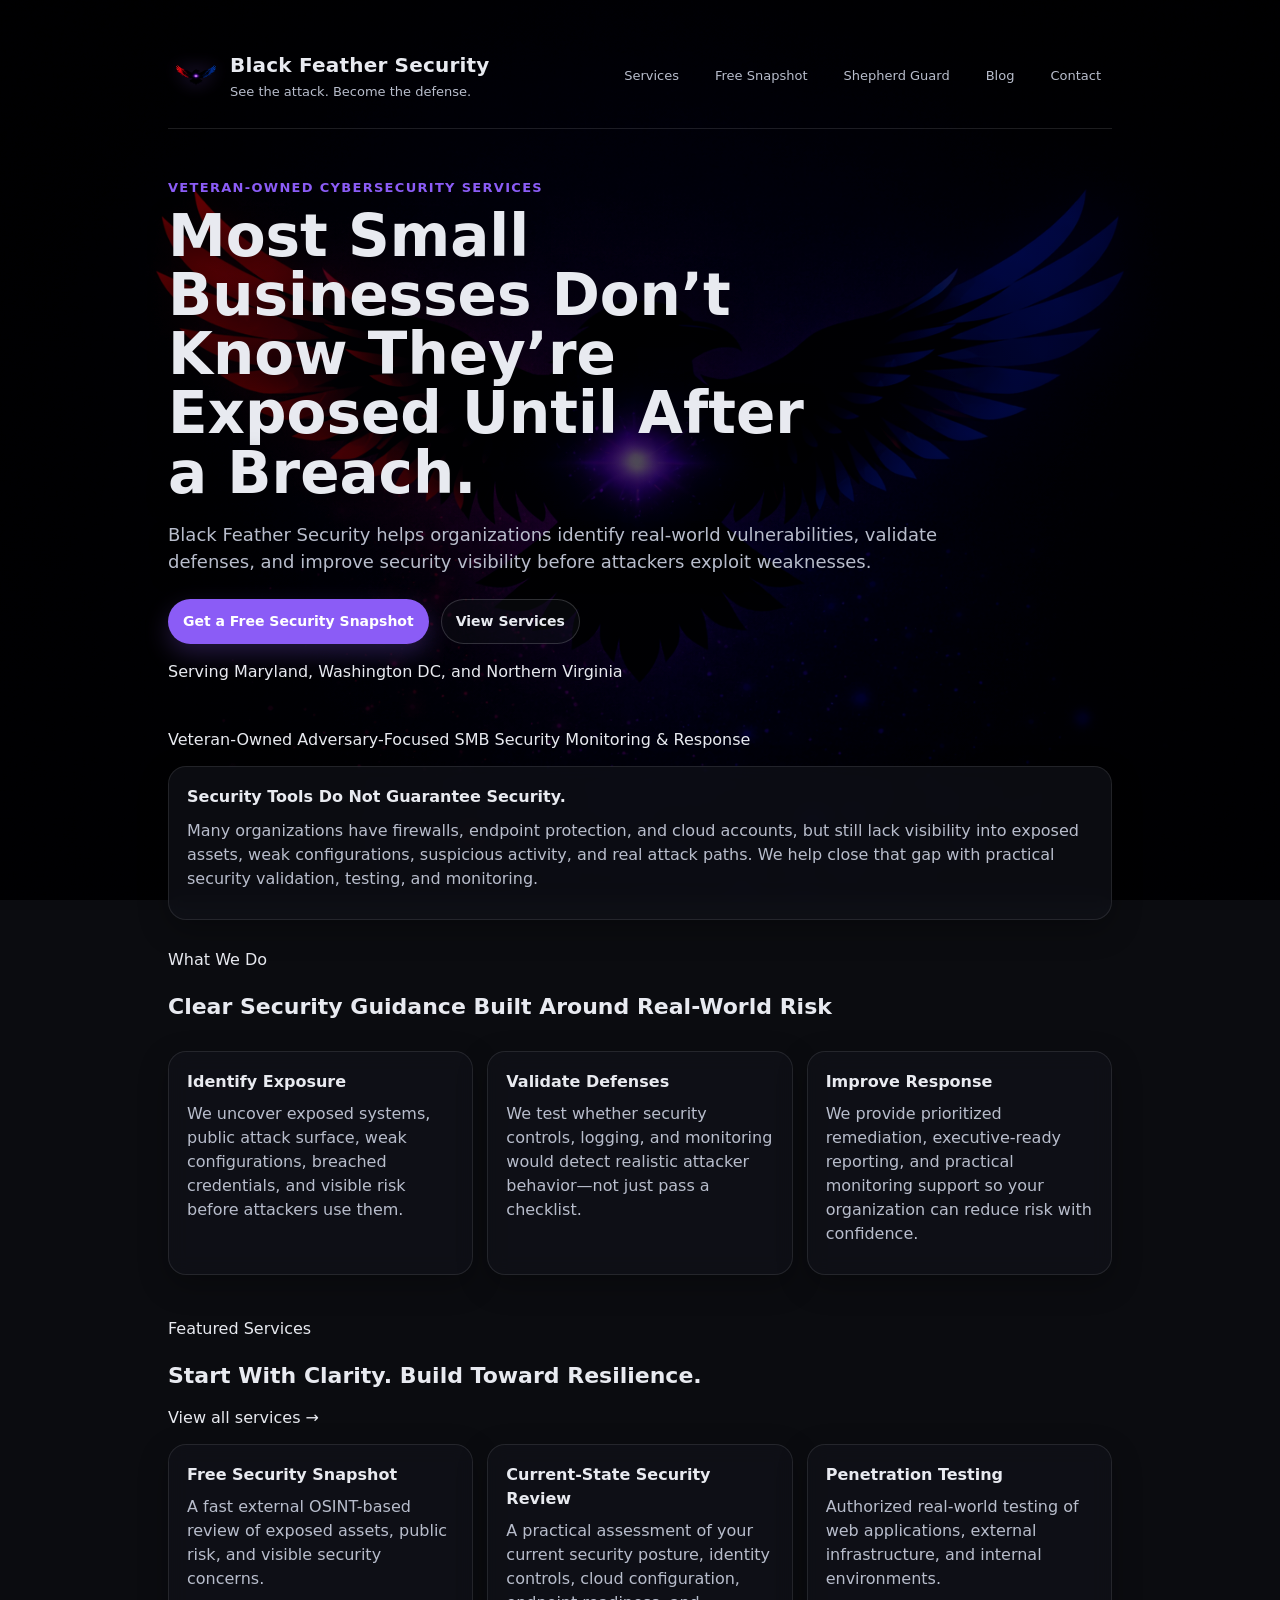
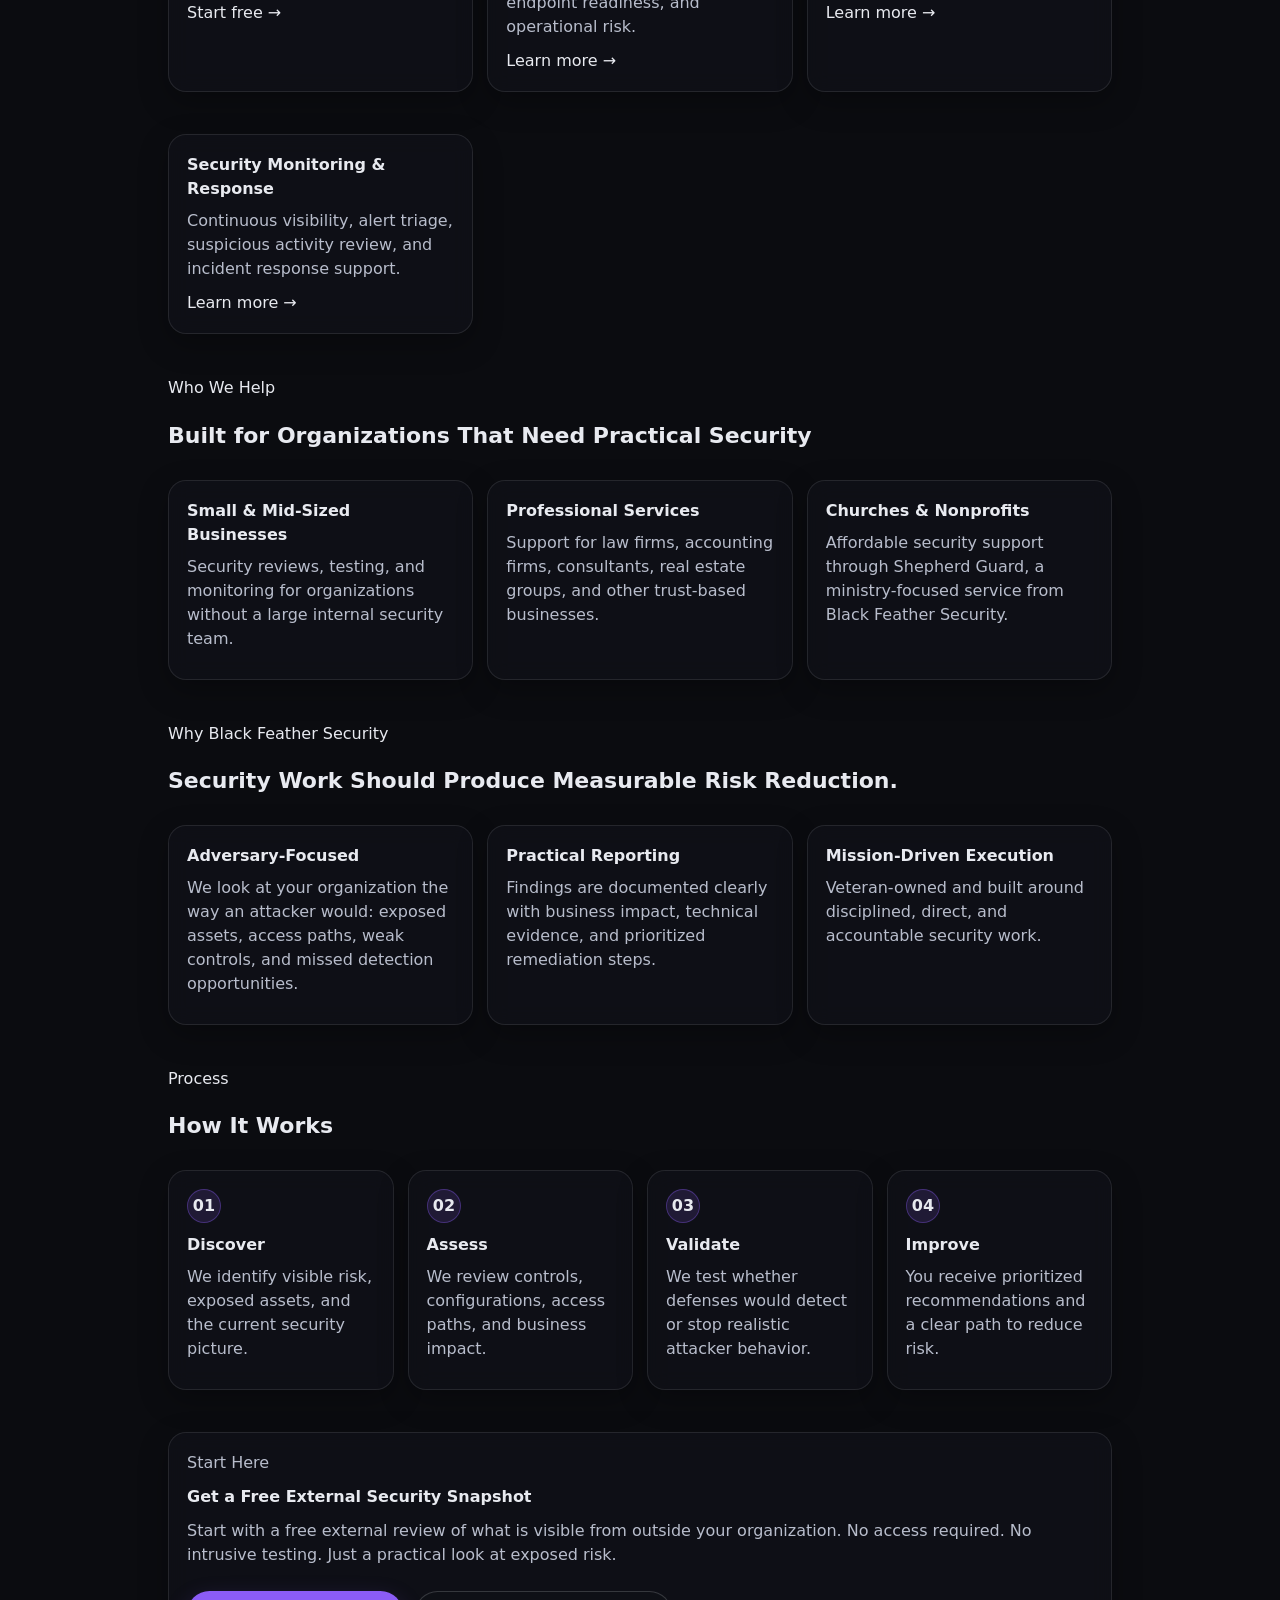
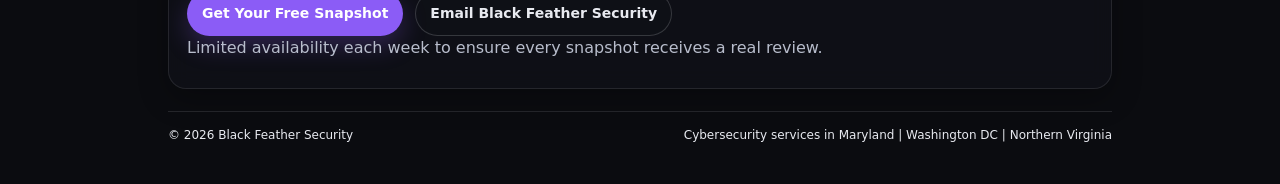
<file: index.html>
<!doctype html>
<html lang="en">
<head>
  <meta charset="utf-8" />
  <meta name="viewport" content="width=device-width, initial-scale=1" />

  <meta
    name="description"
    content="Black Feather Security provides veteran-owned cybersecurity services for small and mid-sized organizations in Maryland, Washington DC, and Northern Virginia. Start with a free external security snapshot."
  />

  <title>Black Feather Security | Cybersecurity Services in Maryland</title>

  <link rel="stylesheet" href="assets/styles.css" />
</head>

<body>
  <div class="wrap">

    <!-- HEADER -->
    <header class="header">
      <div class="brand">
        <img src="assets/images/raven-logo.png" alt="Black Feather Security logo" class="logo" />
        <div class="brand-text">
          <div class="name">Black Feather Security</div>
          <div class="tag">See the attack. Become the defense.</div>
        </div>
      </div>

      <nav class="nav" aria-label="Main navigation">
        <a href="services.html">Services</a>
        <a href="snapshot.html">Free Snapshot</a>
        <a href="pending.html">Shepherd Guard</a>
        <a href="blog.html">Blog</a>
        <a href="#contact">Contact</a>
      </nav>
    </header>

    <main>

      <!-- HERO -->
      <section class="hero">
        <p class="eyebrow">Veteran-Owned Cybersecurity Services</p>

        <h1>
          Most Small Businesses Don’t Know They’re Exposed Until After a Breach.
        </h1>

        <p class="sub">
          Black Feather Security helps organizations identify real-world vulnerabilities,
          validate defenses, and improve security visibility before attackers exploit weaknesses.
        </p>

        <div class="hero-actions">
          <a class="button primary" href="snapshot.html">
            Get a Free Security Snapshot
          </a>
          <a class="button secondary" href="services.html">
            View Services
          </a>
        </div>

        <p class="service-area">
          Serving Maryland, Washington DC, and Northern Virginia
        </p>
      </section>

      <!-- TRUST STRIP -->
      <section class="trust-strip" aria-label="Trust indicators">
        <span>Veteran-Owned</span>
        <span>Adversary-Focused</span>
        <span>SMB Security</span>
        <span>Monitoring & Response</span>
      </section>

      <!-- PROBLEM STATEMENT -->
      <section class="card statement">
        <h2>Security Tools Do Not Guarantee Security.</h2>
        <p>
          Many organizations have firewalls, endpoint protection, and cloud accounts,
          but still lack visibility into exposed assets, weak configurations, suspicious activity,
          and real attack paths. We help close that gap with practical security validation,
          testing, and monitoring.
        </p>
      </section>

      <!-- WHAT WE DO -->
      <section class="section">
        <p class="eyebrow">What We Do</p>
        <h2>Clear Security Guidance Built Around Real-World Risk</h2>

        <div class="grid three">
          <article class="card">
            <h3>Identify Exposure</h3>
            <p>
              We uncover exposed systems, public attack surface, weak configurations,
              breached credentials, and visible risk before attackers use them.
            </p>
          </article>

          <article class="card">
            <h3>Validate Defenses</h3>
            <p>
              We test whether security controls, logging, and monitoring would detect
              realistic attacker behavior—not just pass a checklist.
            </p>
          </article>

          <article class="card">
            <h3>Improve Response</h3>
            <p>
              We provide prioritized remediation, executive-ready reporting, and practical
              monitoring support so your organization can reduce risk with confidence.
            </p>
          </article>
        </div>
      </section>

      <!-- FEATURED SERVICES -->
      <section id="services" class="section">
        <div class="section-head">
          <div>
            <p class="eyebrow">Featured Services</p>
            <h2>Start With Clarity. Build Toward Resilience.</h2>
          </div>

          <a class="text-link" href="services.html">View all services →</a>
        </div>

        <div class="grid">
          <article class="card service-card">
            <h3>Free Security Snapshot</h3>
            <p>
              A fast external OSINT-based review of exposed assets, public risk,
              and visible security concerns.
            </p>
            <a class="text-link" href="snapshot.html">Start free →</a>
          </article>

          <article class="card service-card">
            <h3>Current-State Security Review</h3>
            <p>
              A practical assessment of your current security posture, identity controls,
              cloud configuration, endpoint readiness, and operational risk.
            </p>
            <a class="text-link" href="services.html#current-review">Learn more →</a>
          </article>

          <article class="card service-card">
            <h3>Penetration Testing</h3>
            <p>
              Authorized real-world testing of web applications, external infrastructure,
              and internal environments.
            </p>
            <a class="text-link" href="services.html#pentest">Learn more →</a>
          </article>

          <article class="card service-card">
            <h3>Security Monitoring & Response</h3>
            <p>
              Continuous visibility, alert triage, suspicious activity review,
              and incident response support.
            </p>
            <a class="text-link" href="services.html#monitoring">Learn more →</a>
          </article>
        </div>
      </section>

      <!-- WHO WE HELP -->
      <section class="section">
        <p class="eyebrow">Who We Help</p>
        <h2>Built for Organizations That Need Practical Security</h2>

        <div class="grid three">
          <article class="card">
            <h3>Small & Mid-Sized Businesses</h3>
            <p>
              Security reviews, testing, and monitoring for organizations without a large
              internal security team.
            </p>
          </article>

          <article class="card">
            <h3>Professional Services</h3>
            <p>
              Support for law firms, accounting firms, consultants, real estate groups,
              and other trust-based businesses.
            </p>
          </article>

          <article class="card">
            <h3>Churches & Nonprofits</h3>
            <p>
              Affordable security support through Shepherd Guard, a ministry-focused
              service from Black Feather Security.
            </p>
          </article>
        </div>
      </section>

      <!-- WHY BFS -->
      <section class="section">
        <p class="eyebrow">Why Black Feather Security</p>
        <h2>Security Work Should Produce Measurable Risk Reduction.</h2>

        <div class="grid three">
          <article class="card">
            <h3>Adversary-Focused</h3>
            <p>
              We look at your organization the way an attacker would: exposed assets,
              access paths, weak controls, and missed detection opportunities.
            </p>
          </article>

          <article class="card">
            <h3>Practical Reporting</h3>
            <p>
              Findings are documented clearly with business impact, technical evidence,
              and prioritized remediation steps.
            </p>
          </article>

          <article class="card">
            <h3>Mission-Driven Execution</h3>
            <p>
              Veteran-owned and built around disciplined, direct, and accountable security work.
            </p>
          </article>
        </div>
      </section>

      <!-- PROCESS -->
      <section class="section">
        <p class="eyebrow">Process</p>
        <h2>How It Works</h2>

        <div class="steps">
          <article class="card step">
            <span>01</span>
            <h3>Discover</h3>
            <p>We identify visible risk, exposed assets, and the current security picture.</p>
          </article>

          <article class="card step">
            <span>02</span>
            <h3>Assess</h3>
            <p>We review controls, configurations, access paths, and business impact.</p>
          </article>

          <article class="card step">
            <span>03</span>
            <h3>Validate</h3>
            <p>We test whether defenses would detect or stop realistic attacker behavior.</p>
          </article>

          <article class="card step">
            <span>04</span>
            <h3>Improve</h3>
            <p>You receive prioritized recommendations and a clear path to reduce risk.</p>
          </article>
        </div>
      </section>

      <!-- CTA -->
      <section id="contact" class="card contact">
        <p class="eyebrow">Start Here</p>

        <h2>Get a Free External Security Snapshot</h2>

        <p>
          Start with a free external review of what is visible from outside your organization.
          No access required. No intrusive testing. Just a practical look at exposed risk.
        </p>

        <div class="hero-actions">
          <a class="button primary" href="snapshot.html">
            Get Your Free Snapshot
          </a>
          <a class="button secondary" href="mailto:security@blackfeathersecurity.com">
            Email Black Feather Security
          </a>
        </div>

        <p class="fine-print">
          Limited availability each week to ensure every snapshot receives a real review.
        </p>
      </section>

    </main>

    <!-- FOOTER -->
    <footer class="footer">
      <div>© <span id="year"></span> Black Feather Security</div>

      <div class="legal">
        Cybersecurity services in Maryland | Washington DC | Northern Virginia
      </div>
    </footer>

  </div>

  <script>
    document.getElementById("year").textContent = new Date().getFullYear();
  </script>
</body>
</html>
</file>
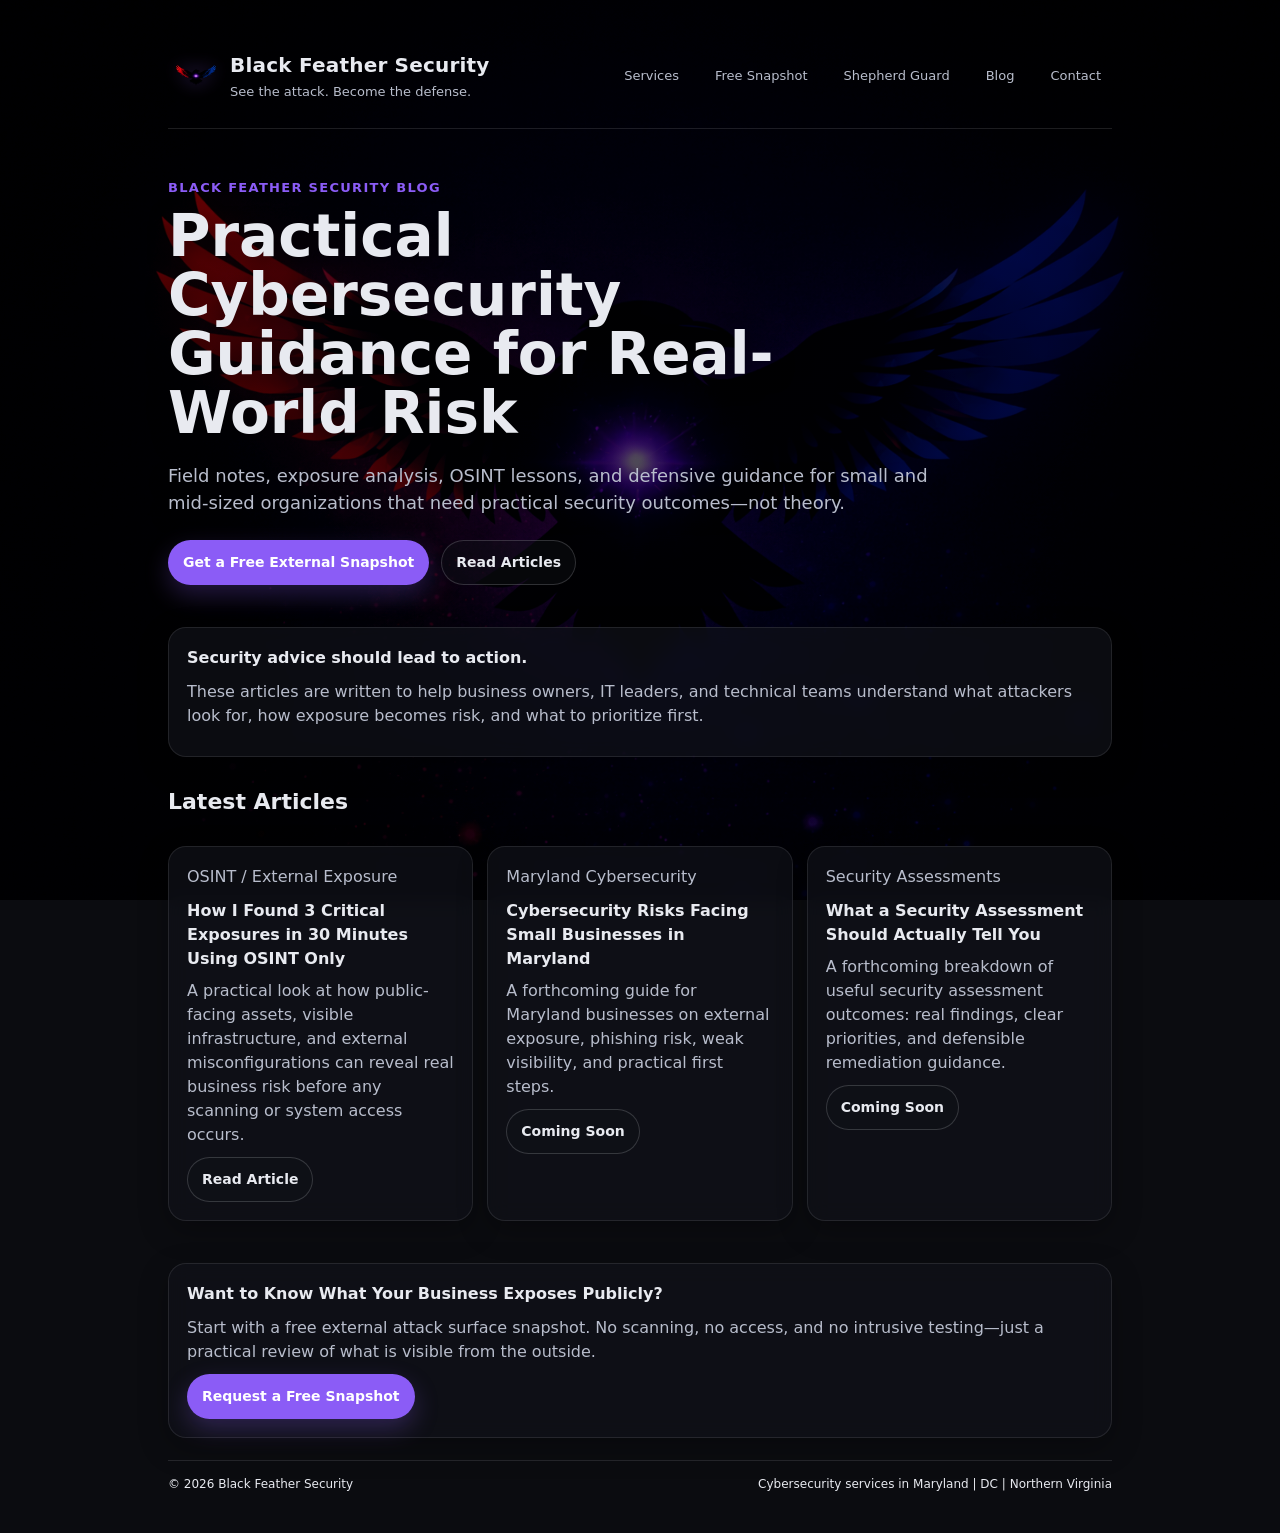
<file: blog.html>
<!doctype html>
<html lang="en">
<head>
  <meta charset="utf-8" />
  <meta name="viewport" content="width=device-width, initial-scale=1" />

  <meta
    name="description"
    content="Black Feather Security blog: practical cybersecurity guidance, OSINT case studies, attack surface exposure, penetration testing, and security assessment insights for small businesses in Maryland, DC, and Northern Virginia."
  />

  <title>Cybersecurity Blog | Black Feather Security</title>

  <link rel="stylesheet" href="assets/styles.css" />
</head>

<body>
  <div class="wrap">

    <header class="header">
      <a href="index.html" class="brand">
        <img src="assets/images/raven-logo.png" alt="Black Feather Security raven logo" class="logo" />
        <div class="brand-text">
          <div class="name">Black Feather Security</div>
          <div class="tag">See the attack. Become the defense.</div>
        </div>
      </a>

      <nav class="nav" aria-label="Main navigation">
        <a href="services.html">Services</a>
        <a href="snapshot.html">Free Snapshot</a>
        <a href="pending.html">Shepherd Guard</a>
        <a href="blog.html">Blog</a>
        <a href="#contact">Contact</a>
      </nav>
    </header>

    <main>

      <section class="hero">
        <p class="eyebrow">Black Feather Security Blog</p>

        <h1>
          Practical Cybersecurity Guidance for Real-World Risk
        </h1>

        <p class="sub">
          Field notes, exposure analysis, OSINT lessons, and defensive guidance for small
          and mid-sized organizations that need practical security outcomes—not theory.
        </p>

        <div class="hero-actions">
          <a class="button primary" href="snapshot.html">
            Get a Free External Snapshot
          </a>

          <a class="button secondary" href="#posts">
            Read Articles
          </a>
        </div>
      </section>

      <section class="card statement">
        <h2>Security advice should lead to action.</h2>
        <p>
          These articles are written to help business owners, IT leaders, and technical teams
          understand what attackers look for, how exposure becomes risk, and what to prioritize first.
        </p>
      </section>

      <section id="posts" class="section">
        <h2>Latest Articles</h2>

        <div class="grid">

          <article class="card">
            <p class="eyebrow">OSINT / External Exposure</p>
            <h3>
              <a href="posts/osint-critical-exposures.html">
                How I Found 3 Critical Exposures in 30 Minutes Using OSINT Only
              </a>
            </h3>
            <p>
              A practical look at how public-facing assets, visible infrastructure,
              and external misconfigurations can reveal real business risk before
              any scanning or system access occurs.
            </p>
            <a class="button secondary" href="posts/osint-critical-exposures.html">
              Read Article
            </a>
          </article>

          <article class="card">
            <p class="eyebrow">Maryland Cybersecurity</p>
            <h3>
              <a href="#">
                Cybersecurity Risks Facing Small Businesses in Maryland
              </a>
            </h3>
            <p>
              A forthcoming guide for Maryland businesses on external exposure,
              phishing risk, weak visibility, and practical first steps.
            </p>
            <a class="button secondary" href="#">
              Coming Soon
            </a>
          </article>

          <article class="card">
            <p class="eyebrow">Security Assessments</p>
            <h3>
              <a href="#">
                What a Security Assessment Should Actually Tell You
              </a>
            </h3>
            <p>
              A forthcoming breakdown of useful security assessment outcomes:
              real findings, clear priorities, and defensible remediation guidance.
            </p>
            <a class="button secondary" href="#">
              Coming Soon
            </a>
          </article>

        </div>
      </section>

      <section class="card contact">
        <h2>Want to Know What Your Business Exposes Publicly?</h2>

        <p>
          Start with a free external attack surface snapshot. No scanning, no access,
          and no intrusive testing—just a practical review of what is visible from the outside.
        </p>

        <a class="button primary" href="snapshot.html">
          Request a Free Snapshot
        </a>
      </section>

    </main>

    <footer class="footer">
      <div>© <span id="year"></span> Black Feather Security</div>
      <div class="legal">Cybersecurity services in Maryland | DC | Northern Virginia</div>
    </footer>

  </div>

  <script>
    document.getElementById("year").textContent = new Date().getFullYear();
  </script>
</body>
</html>
</file>
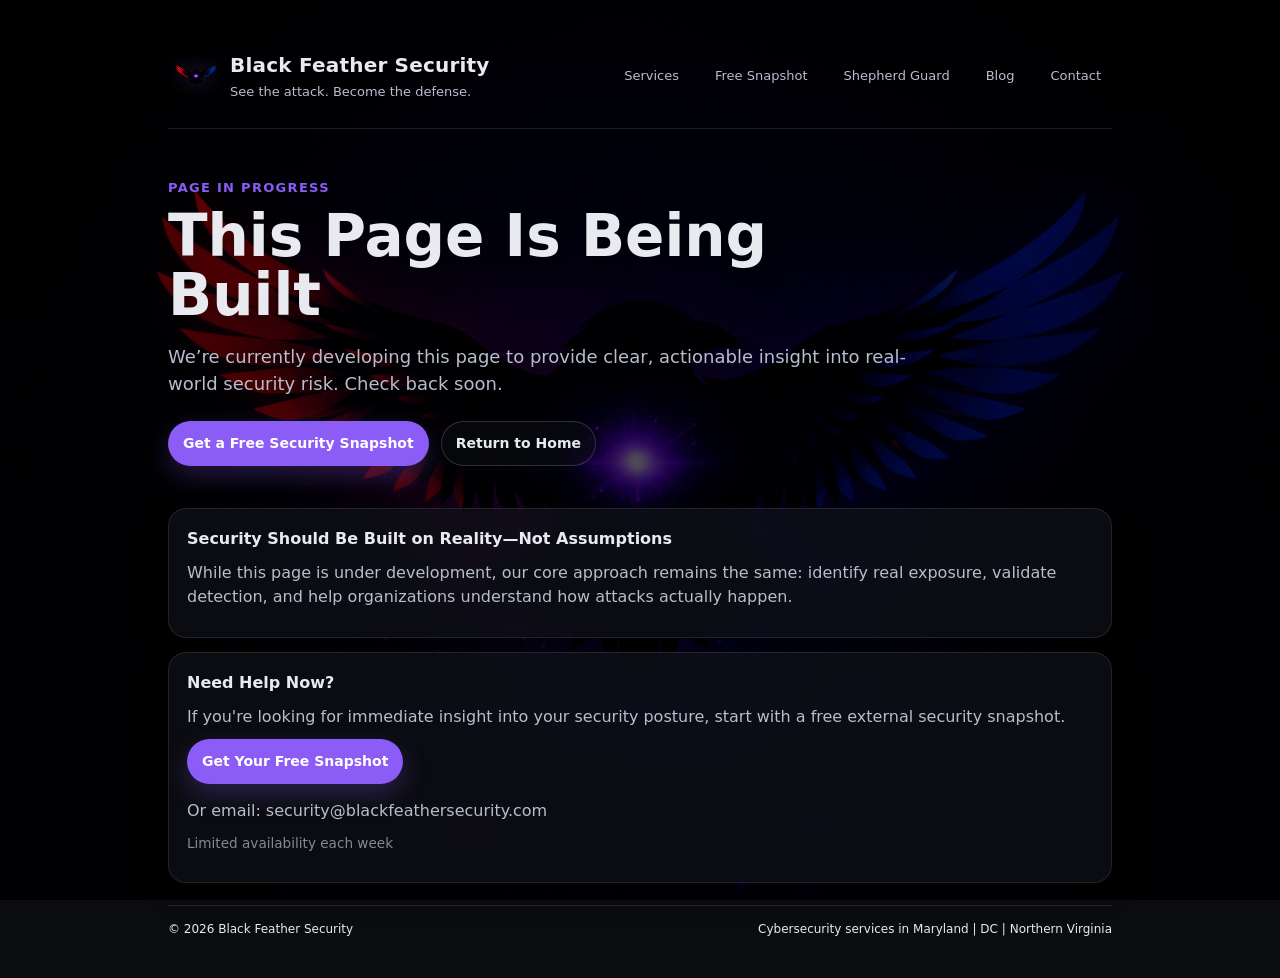
<file: pending.html>
<!doctype html>
<html lang="en">
<head>
  <meta charset="utf-8" />
  <meta name="viewport" content="width=device-width, initial-scale=1" />

  <meta
    name="description"
    content="This page is currently under development. Black Feather Security provides cybersecurity services focused on real-world risk and detection."
  />

  <title>Page Pending | Black Feather Security</title>

  <link rel="stylesheet" href="assets/styles.css" />
</head>

<body>
  <div class="wrap">

    <!-- HEADER (MATCHES MAIN SITE) -->
    <header class="header">
      <div class="brand">
        <img src="assets/images/raven-logo.png" alt="Black Feather Security" class="logo" />
        <div class="brand-text">
          <div class="name">Black Feather Security</div>
          <div class="tag">See the attack. Become the defense.</div>
        </div>
      </div>

      <nav class="nav" aria-label="Main navigation">
        <a href="services.html">Services</a>
        <a href="snapshot.html">Free Snapshot</a>
        <a href="pending.html">Shepherd Guard</a>
        <a href="blog.html">Blog</a>
        <a href="#contact">Contact</a>
      </nav>
    </header>

    <!-- MAIN -->
    <main>

      <!-- HERO -->
      <section class="hero">
        <p class="eyebrow">Page In Progress</p>

        <h1>
          This Page Is Being Built
        </h1>

        <p class="sub">
          We’re currently developing this page to provide clear, actionable insight
          into real-world security risk. Check back soon.
        </p>

        <div class="hero-actions">
          <a class="button primary" href="snapshot.html">
            Get a Free Security Snapshot
          </a>
          <a class="button secondary" href="index.html">
            Return to Home
          </a>
        </div>
      </section>

      <!-- MESSAGE -->
      <section class="card statement">
        <h2>Security Should Be Built on Reality—Not Assumptions</h2>
        <p>
          While this page is under development, our core approach remains the same:
          identify real exposure, validate detection, and help organizations
          understand how attacks actually happen.
        </p>
      </section>

      <!-- OPTIONAL CTA -->
      <section class="card contact">
        <h2>Need Help Now?</h2>

        <p>
          If you're looking for immediate insight into your security posture,
          start with a free external security snapshot.
        </p>

        <a class="button primary" href="snapshot.html">
          Get Your Free Snapshot
        </a>

        <p style="margin-top: 15px;">
          Or email:
          <a href="mailto:security@blackfeathersecurity.com">
            security@blackfeathersecurity.com
          </a>
        </p>

        <p style="margin-top: 10px; font-size: 0.85rem; opacity: 0.7;">
          Limited availability each week
        </p>
      </section>

    </main>

    <!-- FOOTER -->
    <footer class="footer">
      <div>© <span id="year"></span> Black Feather Security</div>

      <div class="legal">
        Cybersecurity services in Maryland | DC | Northern Virginia
      </div>
    </footer>

  </div>

  <script>
    document.getElementById("year").textContent = new Date().getFullYear();
  </script>
</body>
</html>
</file>
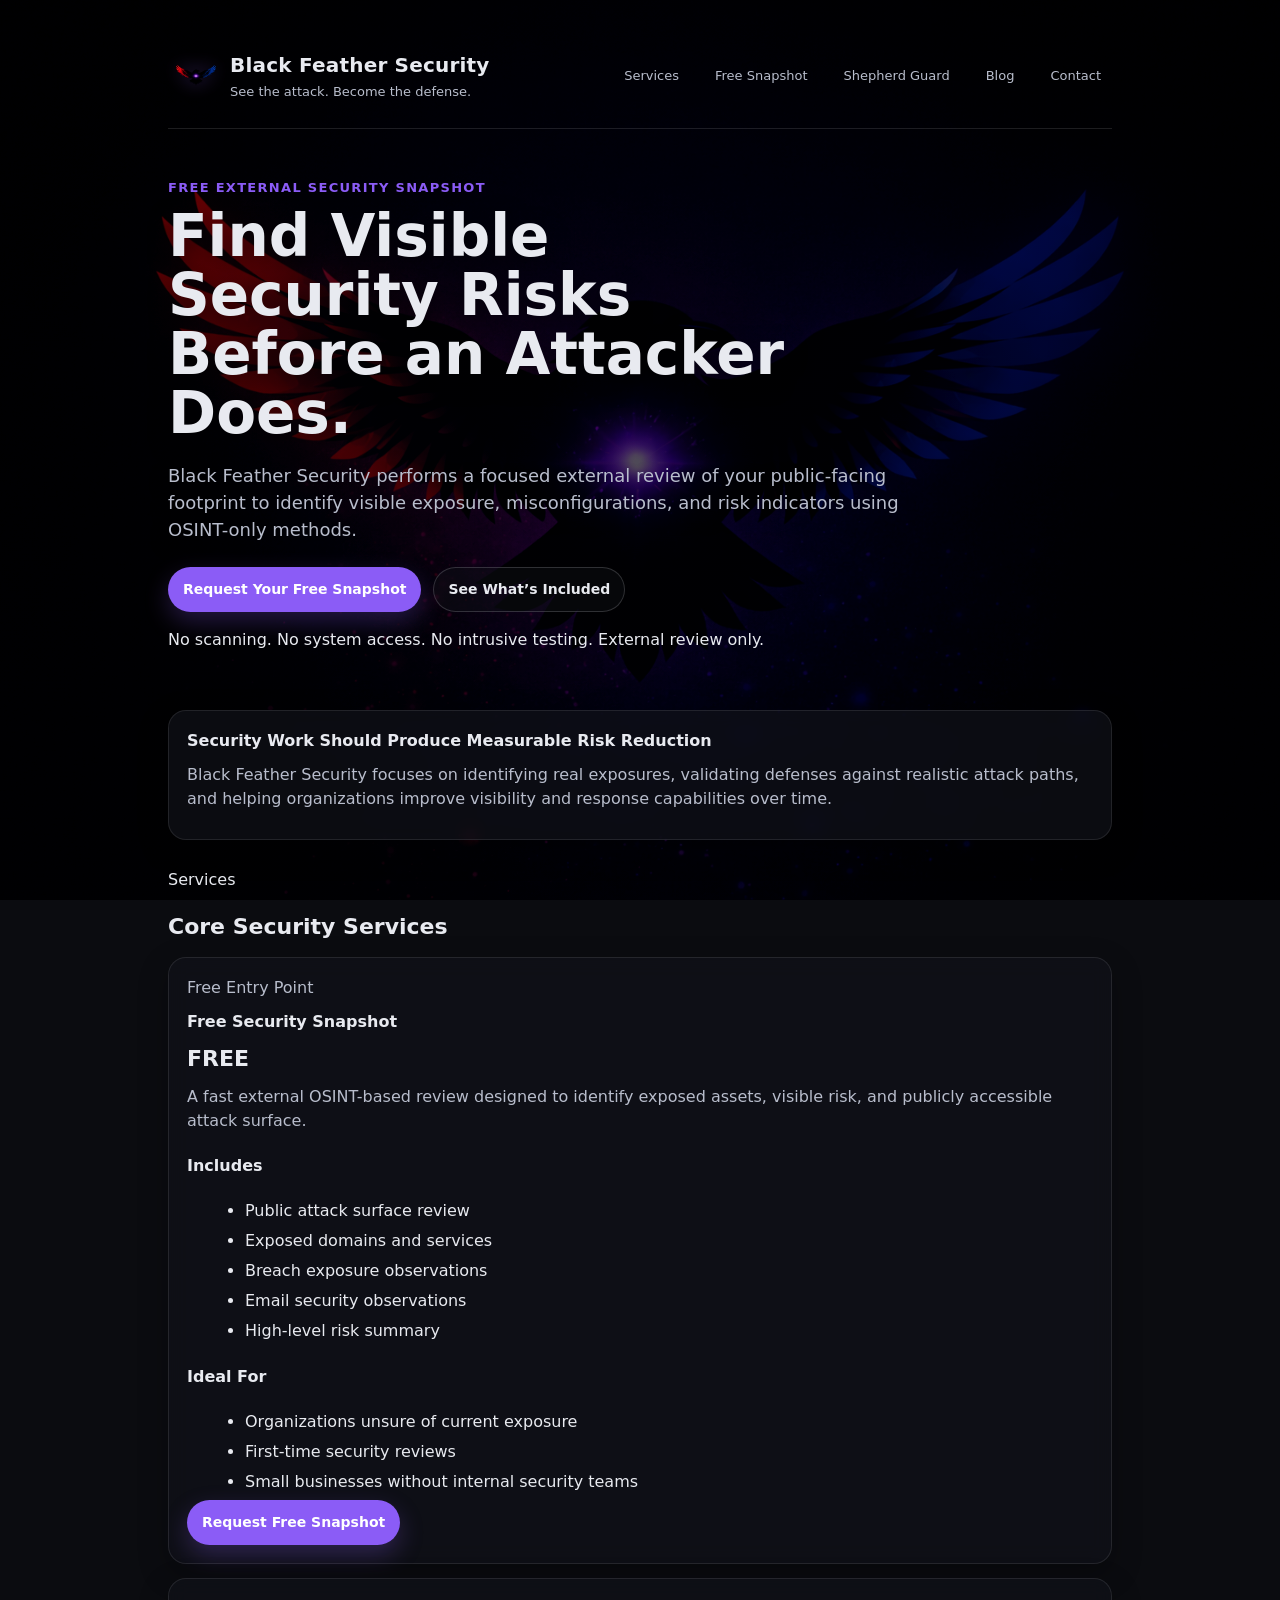
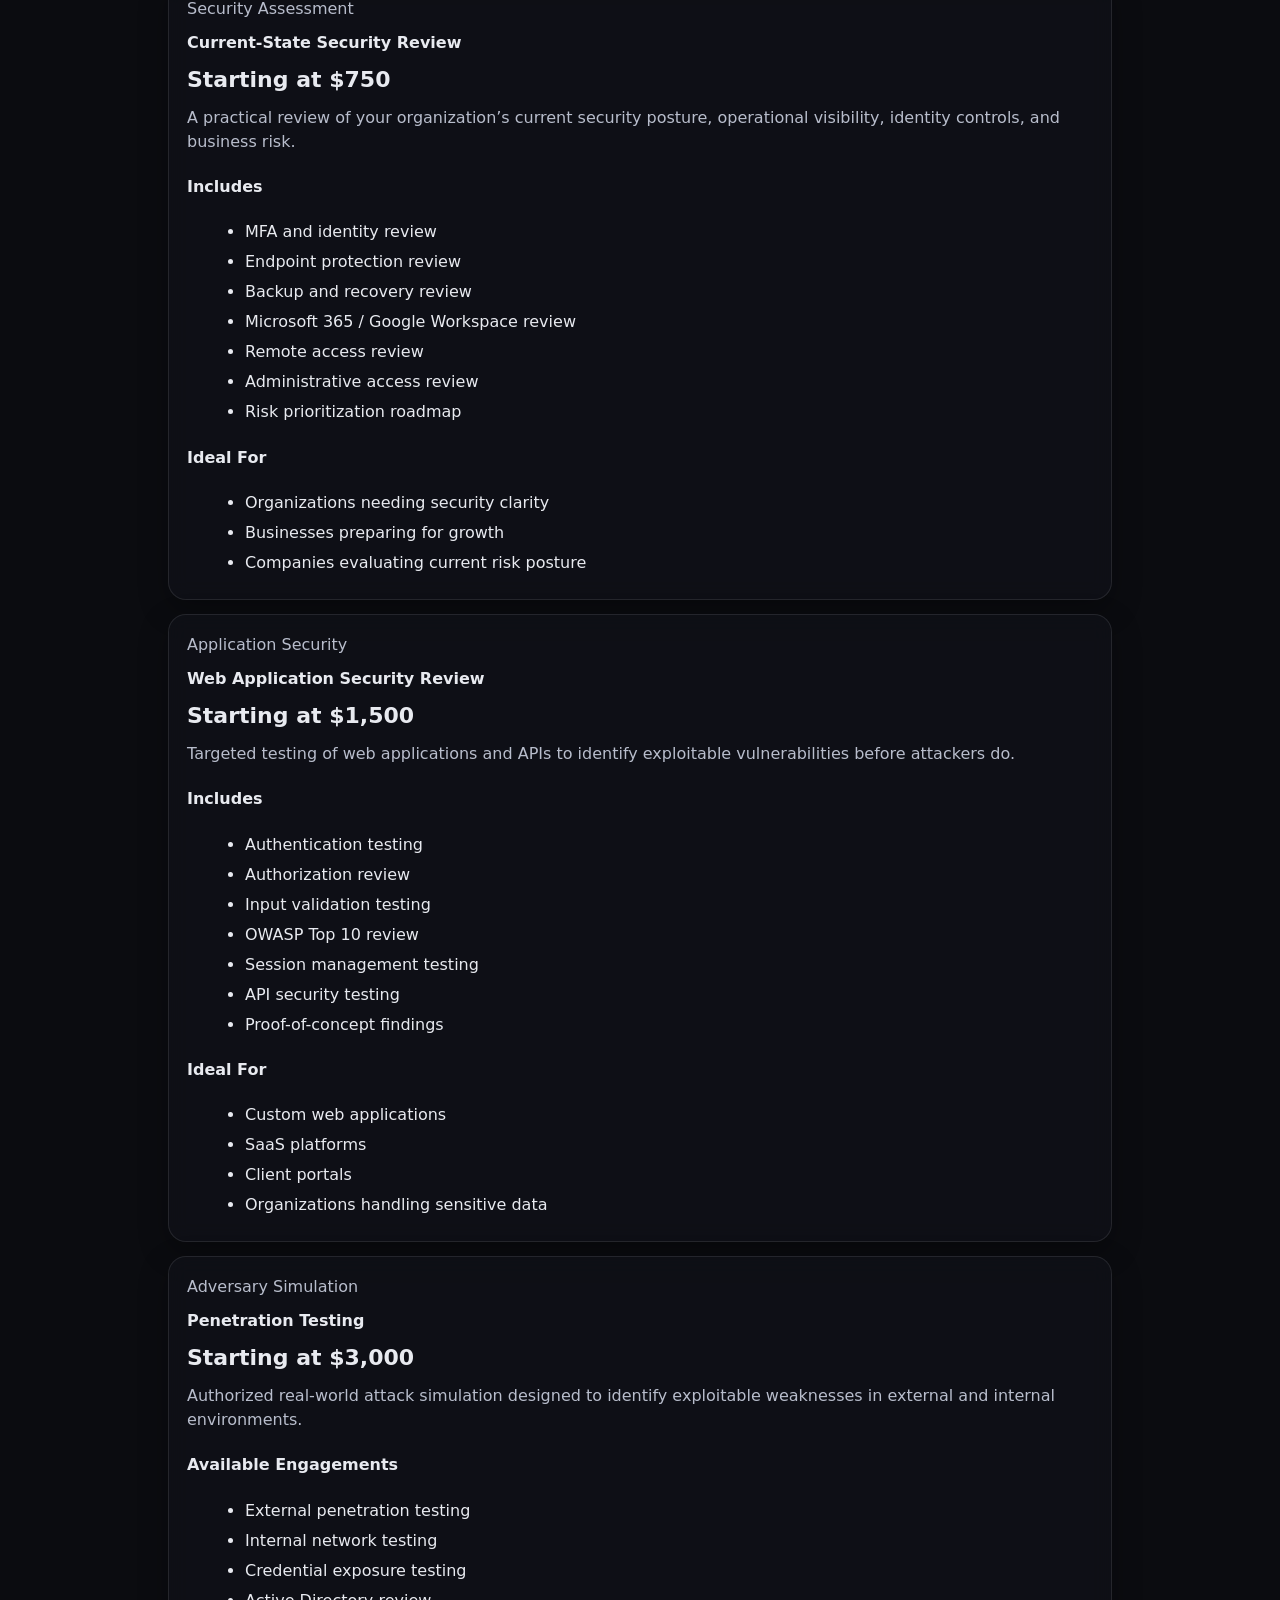
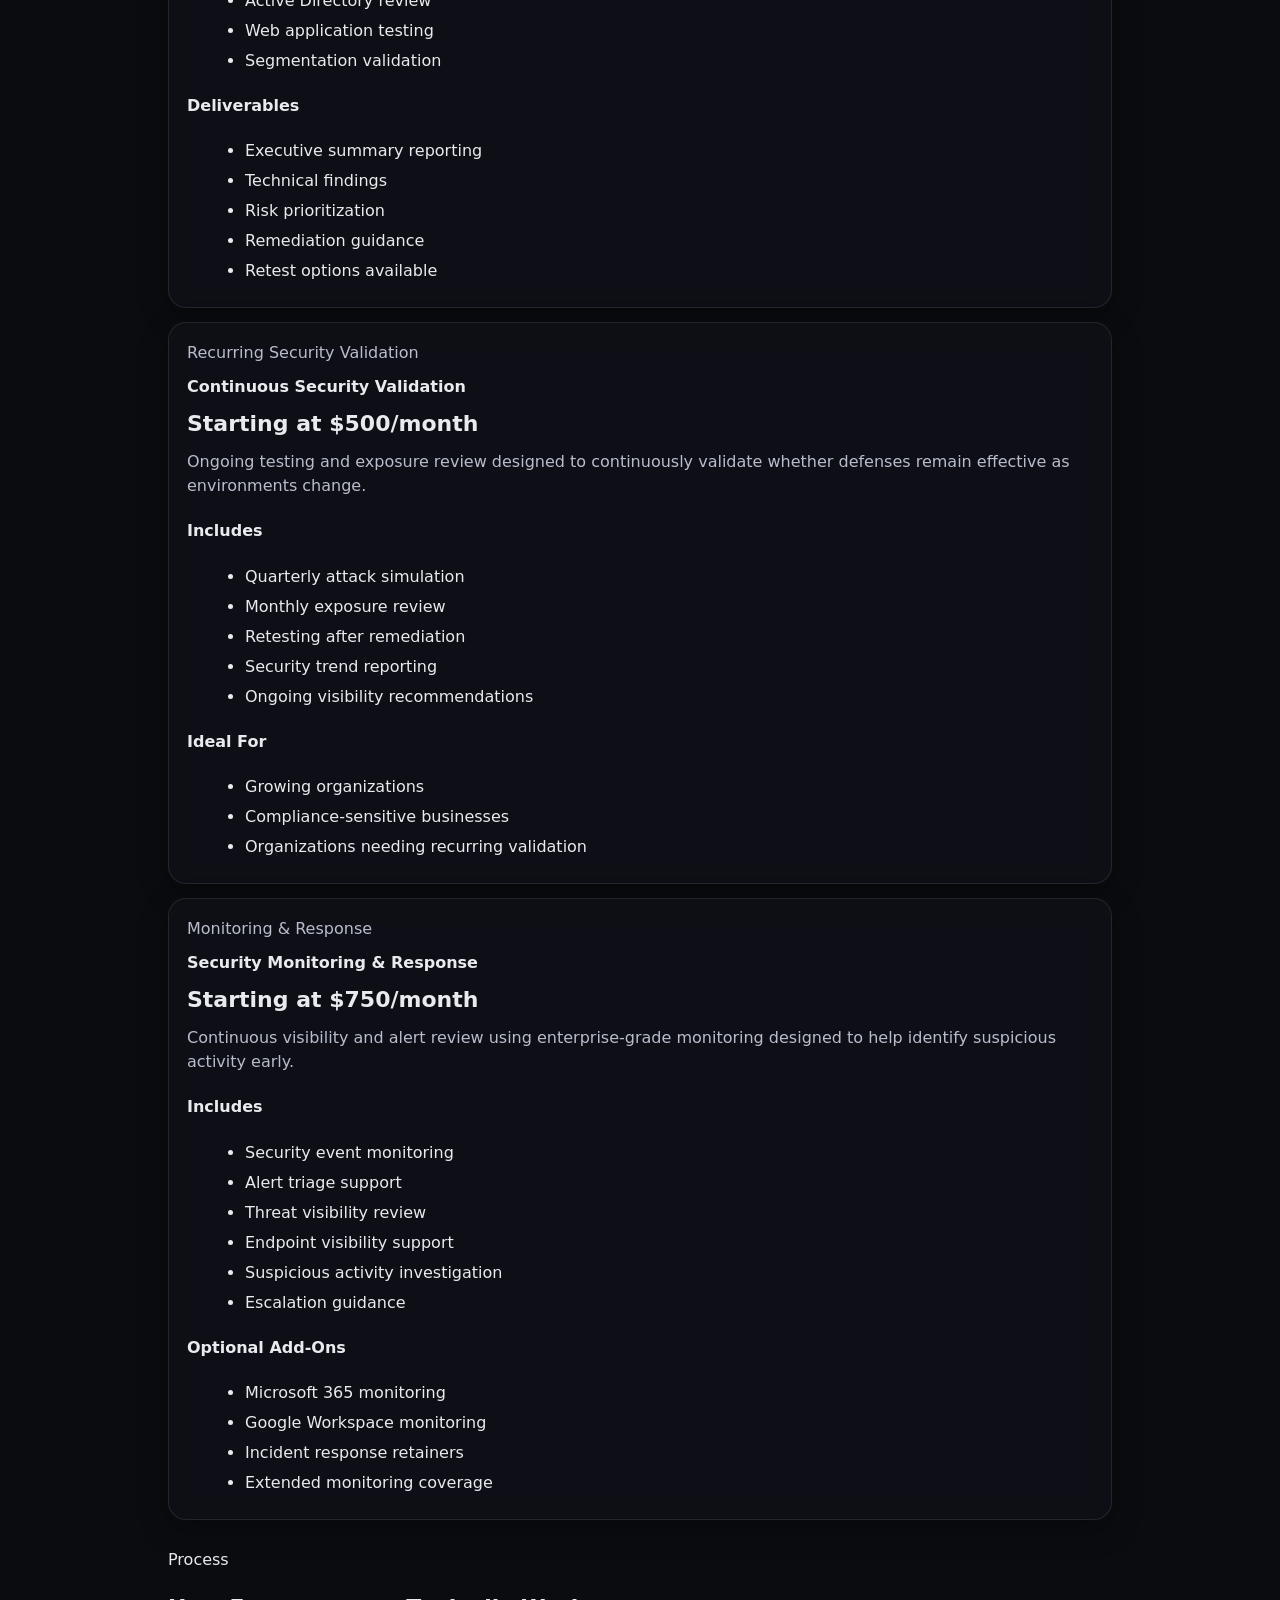
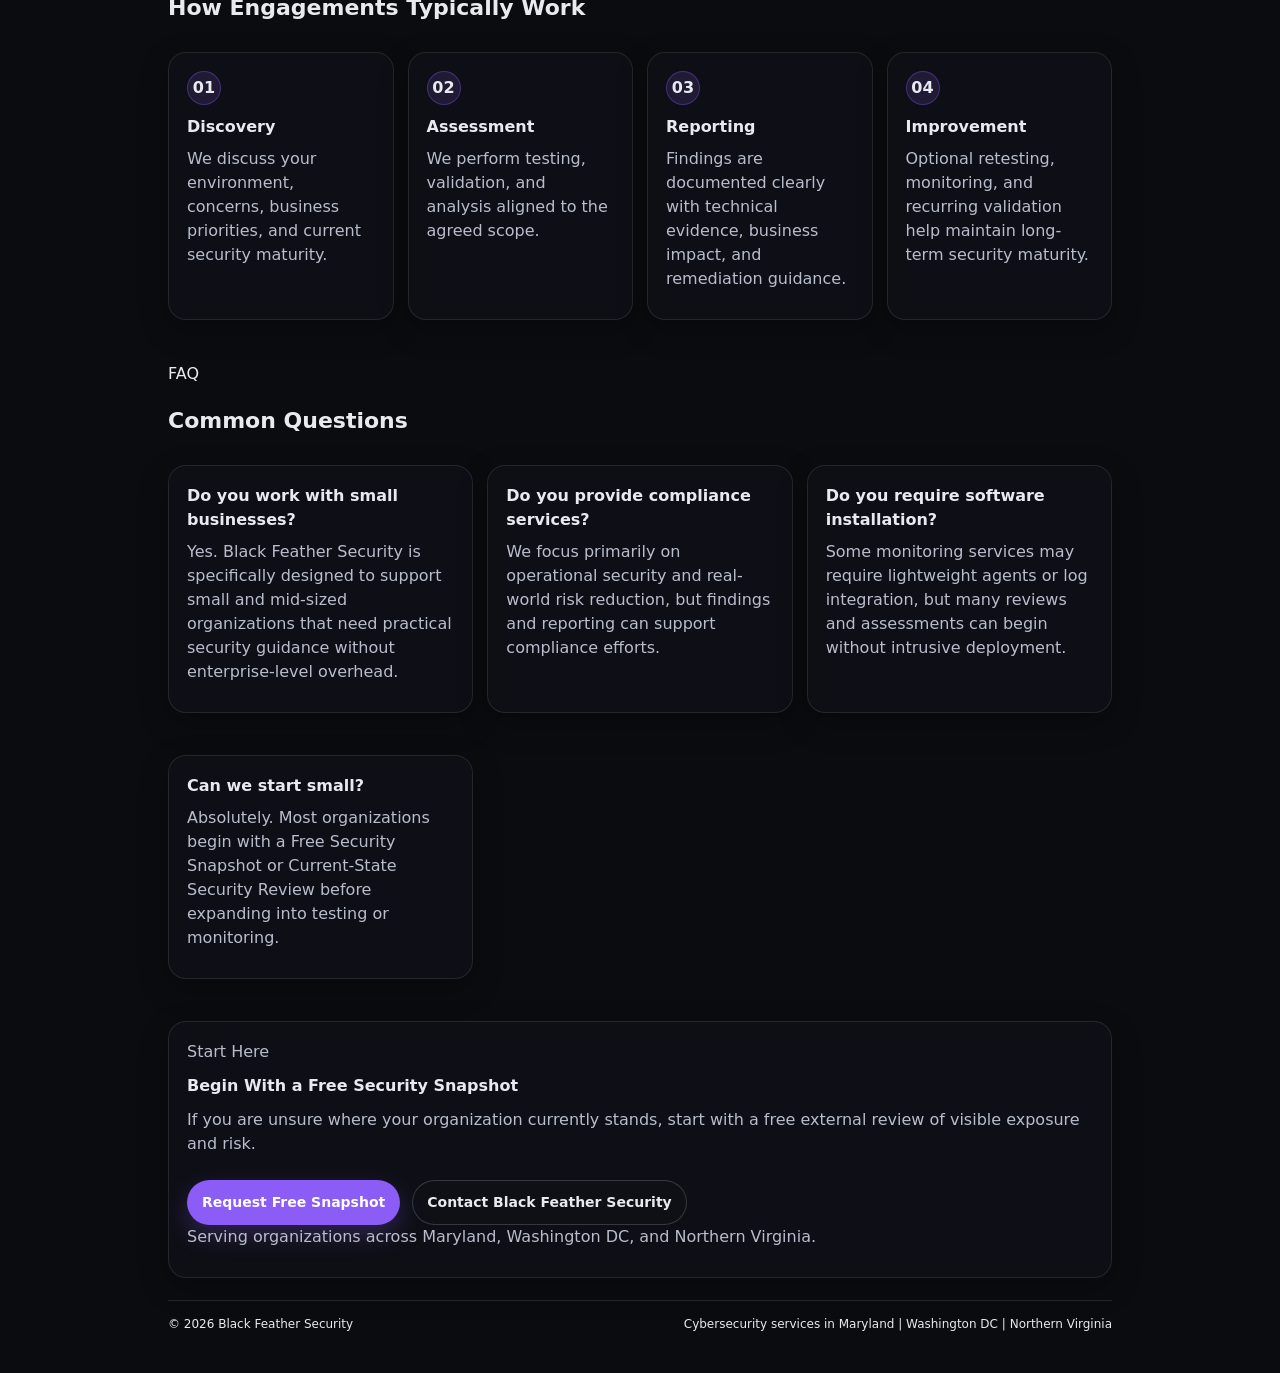
<file: services.html>
<!doctype html>
<html lang="en">
<head>
  <meta charset="utf-8" />
  <meta name="viewport" content="width=device-width, initial-scale=1" />

  <meta
    name="description"
    content="Black Feather Security provides penetration testing, security reviews, monitoring, and continuous security validation for businesses in Maryland, Washington DC, and Northern Virginia."
  />

  <title>Services | Black Feather Security</title>

  <link rel="stylesheet" href="assets/styles.css" />
</head>

<body>
  <div class="wrap">

    <!-- HEADER -->
    <header class="header">
      <div class="brand">
        <img src="assets/images/raven-logo.png" alt="Black Feather Security logo" class="logo" />

        <div class="brand-text">
          <div class="name">Black Feather Security</div>
          <div class="tag">See the attack. Become the defense.</div>
        </div>
      </div>

      <nav class="nav" aria-label="Main navigation">
        <a href="services.html">Services</a>
        <a href="snapshot.html">Free Snapshot</a>
        <a href="pending.html">Shepherd Guard</a>
        <a href="blog.html">Blog</a>
        <a href="#contact">Contact</a>
      </nav>
    </header>

    <main>

      <!-- HERO -->
      <section class="hero">
  <p class="eyebrow">Free External Security Snapshot</p>

  <h1>
    Find Visible Security Risks Before an Attacker Does.
  </h1>

  <p class="sub">
    Black Feather Security performs a focused external review of your public-facing
    footprint to identify visible exposure, misconfigurations, and risk indicators
    using OSINT-only methods.
  </p>

  <div class="hero-actions">
    <a class="button primary" href="#request">
      Request Your Free Snapshot
    </a>

    <a class="button secondary" href="#what-you-get">
      See What’s Included
    </a>
  </div>

  <p class="service-area">
    No scanning. No system access. No intrusive testing. External review only.
  </p>
</section>
      
      <!-- INTRO -->
      <section class="card statement">
        <h2>Security Work Should Produce Measurable Risk Reduction</h2>

        <p>
          Black Feather Security focuses on identifying real exposures,
          validating defenses against realistic attack paths, and helping
          organizations improve visibility and response capabilities over time.
        </p>
      </section>

      <!-- SERVICES -->
      <section id="service-list" class="section">

        <div class="section-head">
          <div>
            <p class="eyebrow">Services</p>
            <h2>Core Security Services</h2>
          </div>
        </div>

        <!-- FREE SNAPSHOT -->
        <article class="card service-detail">
          <div class="service-top">
            <div>
              <p class="service-label">Free Entry Point</p>
              <h3>Free Security Snapshot</h3>
            </div>

            <div class="price">FREE</div>
          </div>

          <p class="service-summary">
            A fast external OSINT-based review designed to identify exposed
            assets, visible risk, and publicly accessible attack surface.
          </p>

          <div class="service-grid">
            <div>
              <h4>Includes</h4>

              <ul>
                <li>Public attack surface review</li>
                <li>Exposed domains and services</li>
                <li>Breach exposure observations</li>
                <li>Email security observations</li>
                <li>High-level risk summary</li>
              </ul>
            </div>

            <div>
              <h4>Ideal For</h4>

              <ul>
                <li>Organizations unsure of current exposure</li>
                <li>First-time security reviews</li>
                <li>Small businesses without internal security teams</li>
              </ul>
            </div>
          </div>

          <a class="button primary" href="snapshot.html">
            Request Free Snapshot
          </a>
        </article>

        <!-- CURRENT REVIEW -->
        <article id="current-review" class="card service-detail">
          <div class="service-top">
            <div>
              <p class="service-label">Security Assessment</p>
              <h3>Current-State Security Review</h3>
            </div>

            <div class="price">Starting at $750</div>
          </div>

          <p class="service-summary">
            A practical review of your organization’s current security posture,
            operational visibility, identity controls, and business risk.
          </p>

          <div class="service-grid">
            <div>
              <h4>Includes</h4>

              <ul>
                <li>MFA and identity review</li>
                <li>Endpoint protection review</li>
                <li>Backup and recovery review</li>
                <li>Microsoft 365 / Google Workspace review</li>
                <li>Remote access review</li>
                <li>Administrative access review</li>
                <li>Risk prioritization roadmap</li>
              </ul>
            </div>

            <div>
              <h4>Ideal For</h4>

              <ul>
                <li>Organizations needing security clarity</li>
                <li>Businesses preparing for growth</li>
                <li>Companies evaluating current risk posture</li>
              </ul>
            </div>
          </div>
        </article>

        <!-- WEB APP -->
        <article class="card service-detail">
          <div class="service-top">
            <div>
              <p class="service-label">Application Security</p>
              <h3>Web Application Security Review</h3>
            </div>

            <div class="price">Starting at $1,500</div>
          </div>

          <p class="service-summary">
            Targeted testing of web applications and APIs to identify exploitable
            vulnerabilities before attackers do.
          </p>

          <div class="service-grid">
            <div>
              <h4>Includes</h4>

              <ul>
                <li>Authentication testing</li>
                <li>Authorization review</li>
                <li>Input validation testing</li>
                <li>OWASP Top 10 review</li>
                <li>Session management testing</li>
                <li>API security testing</li>
                <li>Proof-of-concept findings</li>
              </ul>
            </div>

            <div>
              <h4>Ideal For</h4>

              <ul>
                <li>Custom web applications</li>
                <li>SaaS platforms</li>
                <li>Client portals</li>
                <li>Organizations handling sensitive data</li>
              </ul>
            </div>
          </div>
        </article>

        <!-- PENTEST -->
        <article id="pentest" class="card service-detail">
          <div class="service-top">
            <div>
              <p class="service-label">Adversary Simulation</p>
              <h3>Penetration Testing</h3>
            </div>

            <div class="price">Starting at $3,000</div>
          </div>

          <p class="service-summary">
            Authorized real-world attack simulation designed to identify
            exploitable weaknesses in external and internal environments.
          </p>

          <div class="service-grid">
            <div>
              <h4>Available Engagements</h4>

              <ul>
                <li>External penetration testing</li>
                <li>Internal network testing</li>
                <li>Credential exposure testing</li>
                <li>Active Directory review</li>
                <li>Web application testing</li>
                <li>Segmentation validation</li>
              </ul>
            </div>

            <div>
              <h4>Deliverables</h4>

              <ul>
                <li>Executive summary reporting</li>
                <li>Technical findings</li>
                <li>Risk prioritization</li>
                <li>Remediation guidance</li>
                <li>Retest options available</li>
              </ul>
            </div>
          </div>
        </article>

        <!-- CONTINUOUS VALIDATION -->
        <article class="card service-detail">
          <div class="service-top">
            <div>
              <p class="service-label">Recurring Security Validation</p>
              <h3>Continuous Security Validation</h3>
            </div>

            <div class="price">Starting at $500/month</div>
          </div>

          <p class="service-summary">
            Ongoing testing and exposure review designed to continuously validate
            whether defenses remain effective as environments change.
          </p>

          <div class="service-grid">
            <div>
              <h4>Includes</h4>

              <ul>
                <li>Quarterly attack simulation</li>
                <li>Monthly exposure review</li>
                <li>Retesting after remediation</li>
                <li>Security trend reporting</li>
                <li>Ongoing visibility recommendations</li>
              </ul>
            </div>

            <div>
              <h4>Ideal For</h4>

              <ul>
                <li>Growing organizations</li>
                <li>Compliance-sensitive businesses</li>
                <li>Organizations needing recurring validation</li>
              </ul>
            </div>
          </div>
        </article>

        <!-- MONITORING -->
        <article id="monitoring" class="card service-detail">
          <div class="service-top">
            <div>
              <p class="service-label">Monitoring & Response</p>
              <h3>Security Monitoring & Response</h3>
            </div>

            <div class="price">Starting at $750/month</div>
          </div>

          <p class="service-summary">
            Continuous visibility and alert review using enterprise-grade
            monitoring designed to help identify suspicious activity early.
          </p>

          <div class="service-grid">
            <div>
              <h4>Includes</h4>

              <ul>
                <li>Security event monitoring</li>
                <li>Alert triage support</li>
                <li>Threat visibility review</li>
                <li>Endpoint visibility support</li>
                <li>Suspicious activity investigation</li>
                <li>Escalation guidance</li>
              </ul>
            </div>

            <div>
              <h4>Optional Add-Ons</h4>

              <ul>
                <li>Microsoft 365 monitoring</li>
                <li>Google Workspace monitoring</li>
                <li>Incident response retainers</li>
                <li>Extended monitoring coverage</li>
              </ul>
            </div>
          </div>
        </article>

      </section>

      <!-- PROCESS -->
      <section class="section">
        <p class="eyebrow">Process</p>

        <h2>How Engagements Typically Work</h2>

        <div class="steps">

          <article class="card step">
            <span>01</span>
            <h3>Discovery</h3>
            <p>
              We discuss your environment, concerns, business priorities,
              and current security maturity.
            </p>
          </article>

          <article class="card step">
            <span>02</span>
            <h3>Assessment</h3>
            <p>
              We perform testing, validation, and analysis aligned
              to the agreed scope.
            </p>
          </article>

          <article class="card step">
            <span>03</span>
            <h3>Reporting</h3>
            <p>
              Findings are documented clearly with technical evidence,
              business impact, and remediation guidance.
            </p>
          </article>

          <article class="card step">
            <span>04</span>
            <h3>Improvement</h3>
            <p>
              Optional retesting, monitoring, and recurring validation
              help maintain long-term security maturity.
            </p>
          </article>

        </div>
      </section>

      <!-- FAQ -->
      <section class="section">
        <p class="eyebrow">FAQ</p>

        <h2>Common Questions</h2>

        <div class="grid">

          <article class="card">
            <h3>Do you work with small businesses?</h3>

            <p>
              Yes. Black Feather Security is specifically designed to support
              small and mid-sized organizations that need practical security
              guidance without enterprise-level overhead.
            </p>
          </article>

          <article class="card">
            <h3>Do you provide compliance services?</h3>

            <p>
              We focus primarily on operational security and real-world risk
              reduction, but findings and reporting can support compliance efforts.
            </p>
          </article>

          <article class="card">
            <h3>Do you require software installation?</h3>

            <p>
              Some monitoring services may require lightweight agents or log
              integration, but many reviews and assessments can begin without
              intrusive deployment.
            </p>
          </article>

          <article class="card">
            <h3>Can we start small?</h3>

            <p>
              Absolutely. Most organizations begin with a Free Security Snapshot
              or Current-State Security Review before expanding into testing or monitoring.
            </p>
          </article>

        </div>
      </section>

      <!-- CTA -->
      <section id="contact" class="card contact">
        <p class="eyebrow">Start Here</p>

        <h2>Begin With a Free Security Snapshot</h2>

        <p>
          If you are unsure where your organization currently stands,
          start with a free external review of visible exposure and risk.
        </p>

        <div class="hero-actions">
          <a class="button primary" href="snapshot.html">
            Request Free Snapshot
          </a>

          <a class="button secondary" href="mailto:security@blackfeathersecurity.com">
            Contact Black Feather Security
          </a>
        </div>

        <p class="fine-print">
          Serving organizations across Maryland, Washington DC, and Northern Virginia.
        </p>
      </section>

    </main>

    <!-- FOOTER -->
    <footer class="footer">
      <div>© <span id="year"></span> Black Feather Security</div>

      <div class="legal">
        Cybersecurity services in Maryland | Washington DC | Northern Virginia
      </div>
    </footer>

  </div>

  <script>
    document.getElementById("year").textContent = new Date().getFullYear();
  </script>

</body>
</html>
</file>
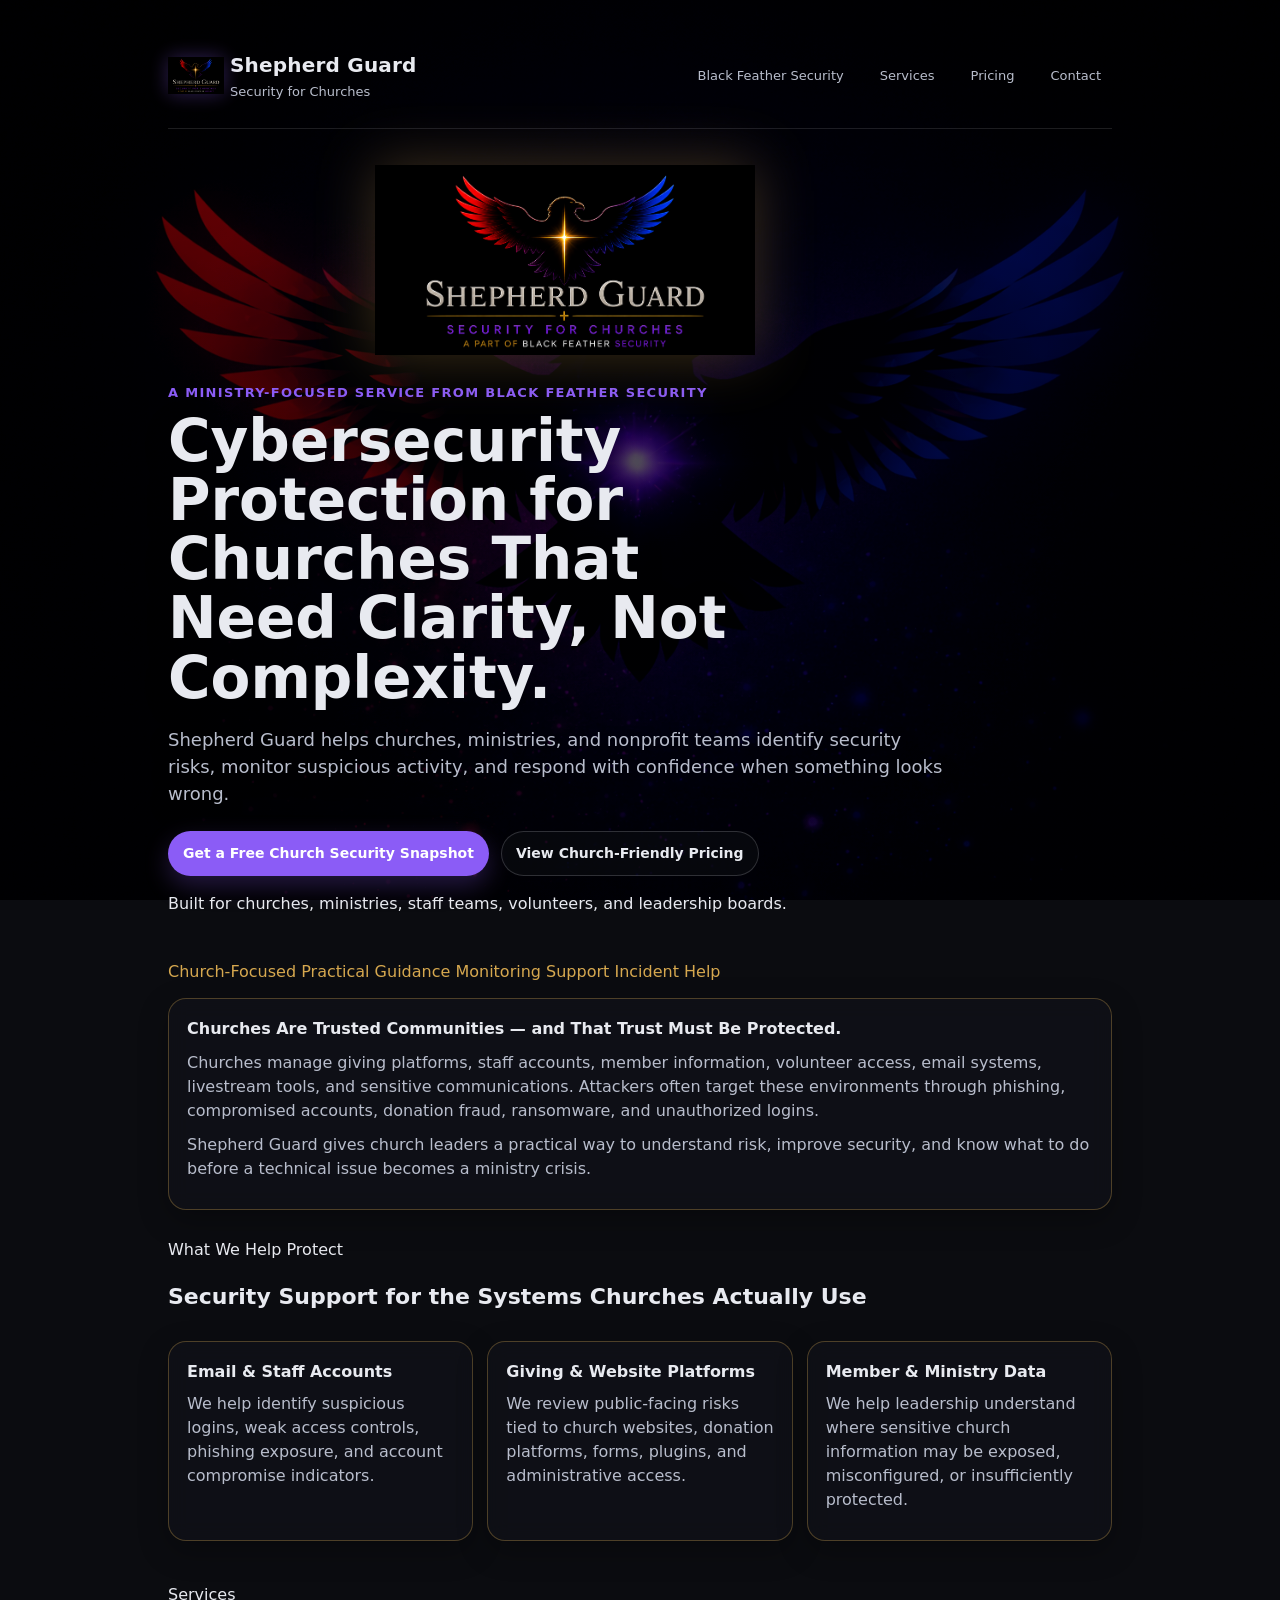
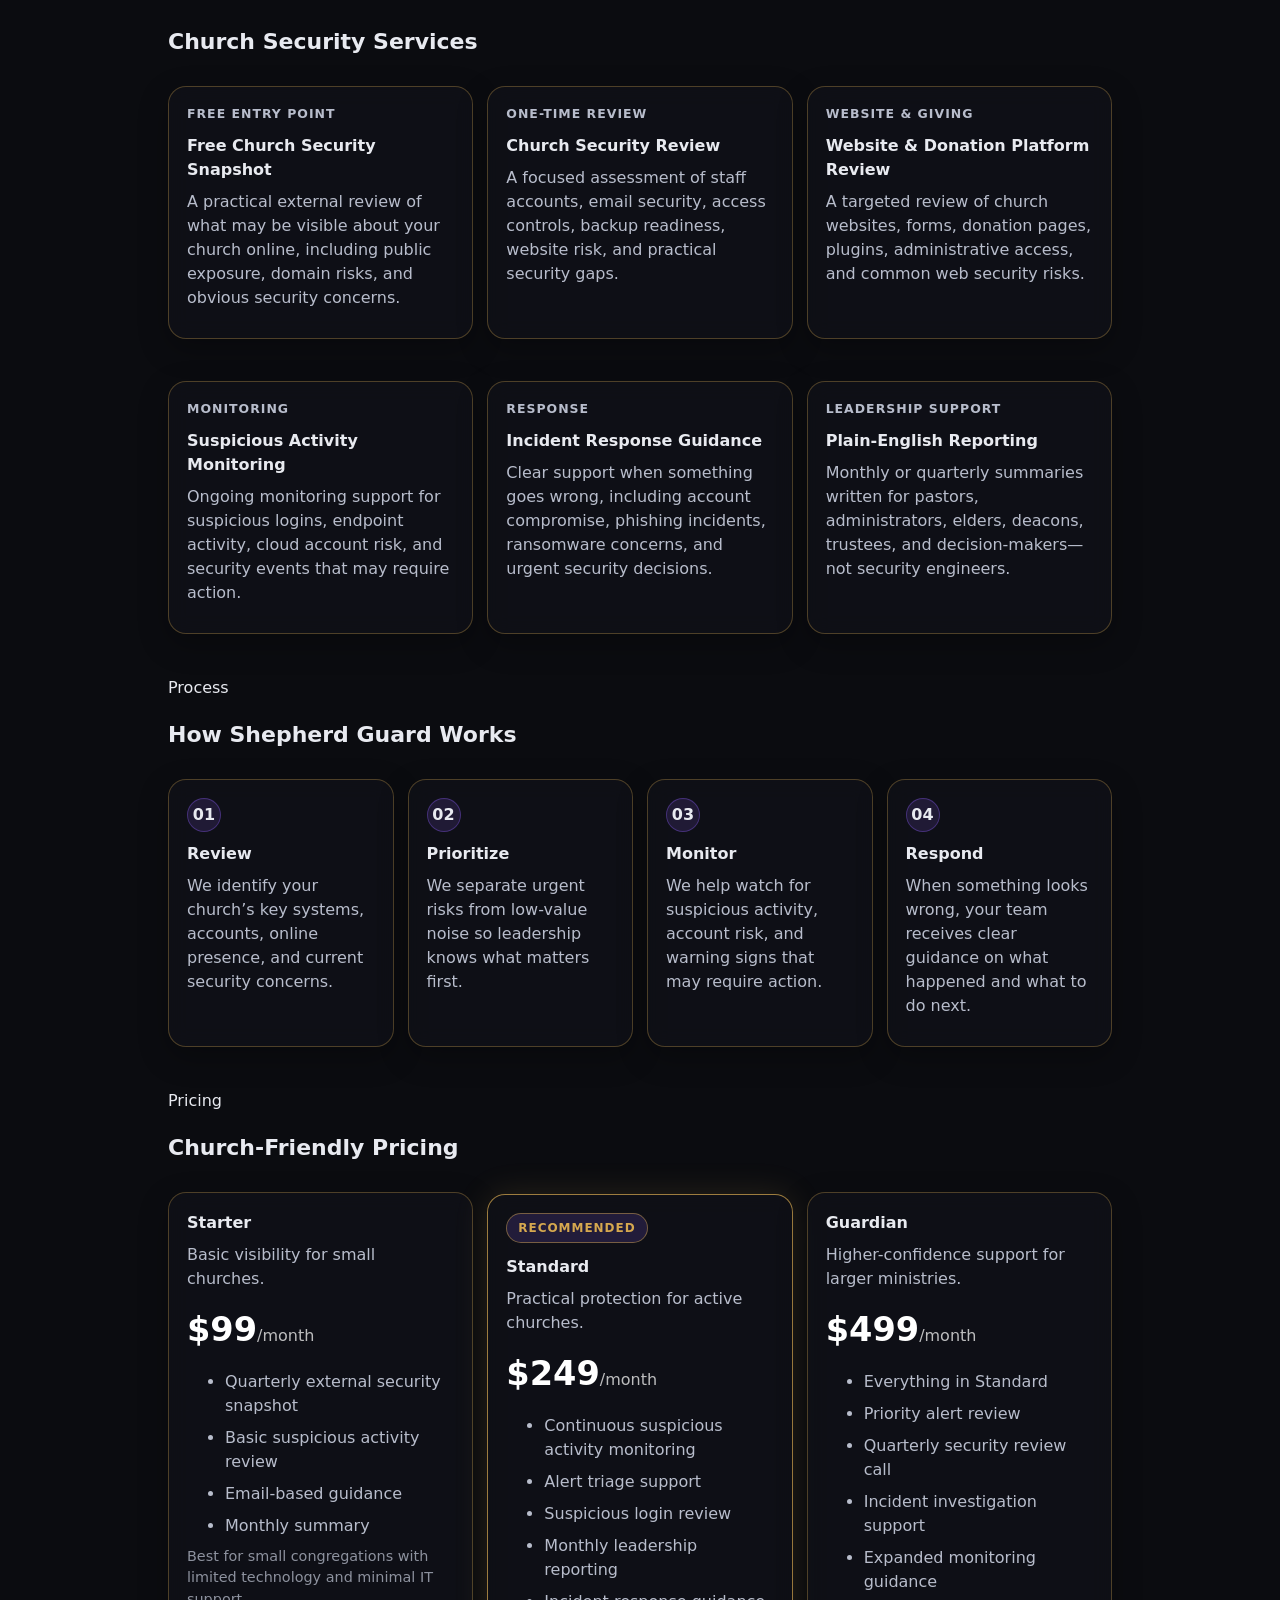
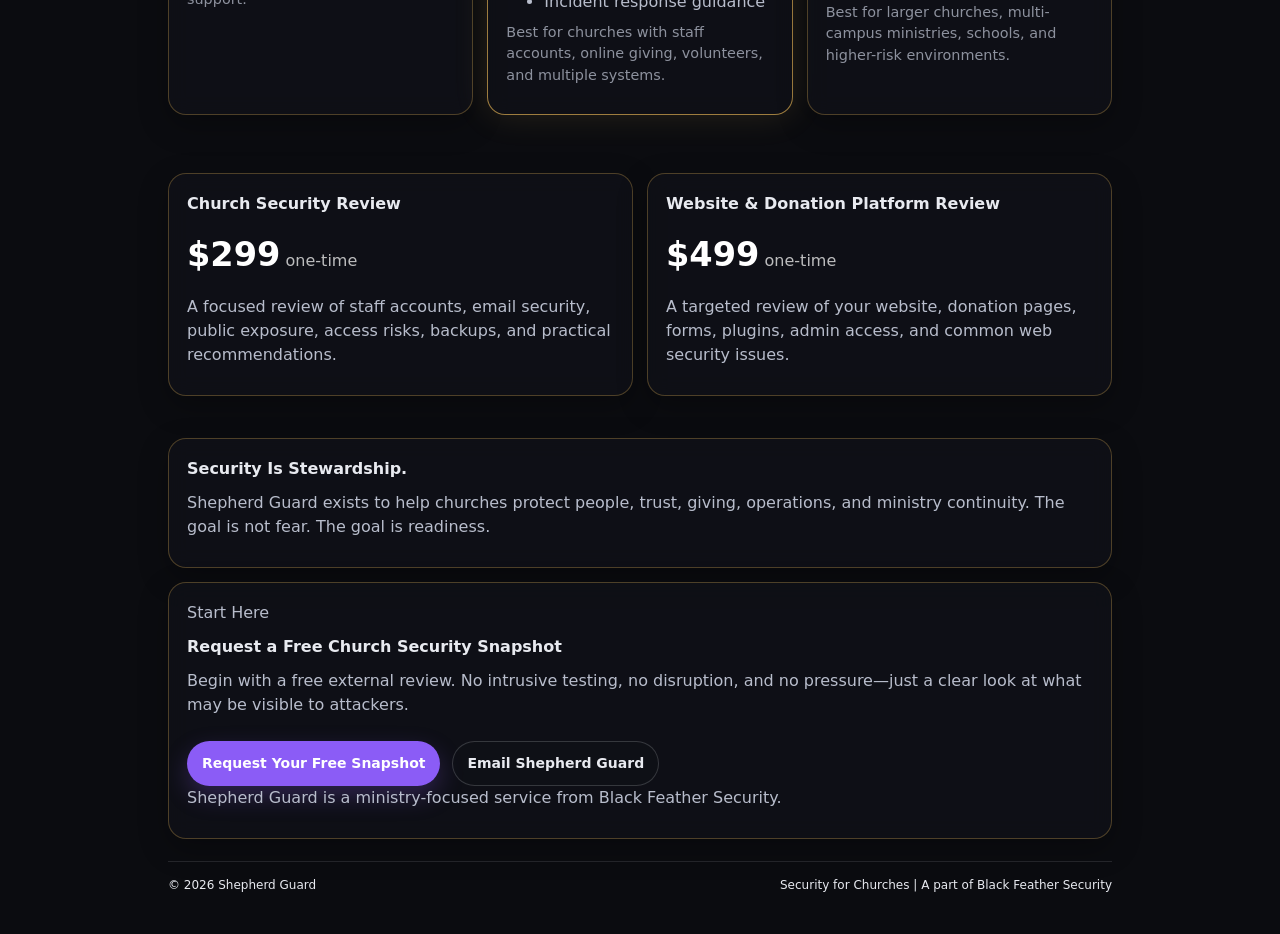
<file: shepherd-guard.html>
<!doctype html>
<html lang="en">
<head>
  <meta charset="utf-8" />
  <meta name="viewport" content="width=device-width, initial-scale=1" />

  <meta
    name="description"
    content="Shepherd Guard provides church-focused cybersecurity reviews, monitoring, suspicious login detection, and incident response guidance. A ministry-focused service from Black Feather Security."
  />

  <title>Shepherd Guard | Cybersecurity for Churches</title>

  <link rel="stylesheet" href="assets/styles.css" />

  <style>
    :root {
      --sg-gold: #d6a84f;
      --sg-gold-soft: rgba(214, 168, 79, 0.18);
      --sg-gold-line: rgba(214, 168, 79, 0.32);
    }

    .sg-gold {
      color: var(--sg-gold);
    }

    .sg-card {
      border: 1px solid var(--sg-gold-line);
    }

    .sg-hero-logo {
      max-width: 380px;
      width: 82%;
      margin: 0 auto 28px;
      display: block;
      filter: drop-shadow(0 0 28px rgba(214, 168, 79, 0.28));
    }

    .trust-strip.sg-strip span {
      border-color: var(--sg-gold-line);
      color: var(--sg-gold);
    }

    .price {
      font-size: 2.1rem;
      font-weight: 800;
      margin: 14px 0;
      color: #fff;
    }

    .price span {
      font-size: 1rem;
      opacity: 0.72;
      font-weight: 400;
    }

    .recommended {
      border-color: rgba(214, 168, 79, 0.72);
      box-shadow: 0 0 34px rgba(214, 168, 79, 0.14);
    }

    .badge {
      display: inline-block;
      margin-bottom: 12px;
      padding: 5px 11px;
      border: 1px solid rgba(214, 168, 79, 0.48);
      color: var(--sg-gold);
      font-size: 0.75rem;
      letter-spacing: 0.08em;
      text-transform: uppercase;
      border-radius: 999px;
    }

    .mini-note {
      margin-top: 16px;
      font-size: 0.9rem;
      opacity: 0.75;
    }

    .service-label {
      color: var(--sg-gold);
      font-size: 0.78rem;
      letter-spacing: 0.08em;
      text-transform: uppercase;
      margin-bottom: 8px;
      font-weight: 700;
    }

    .church-list {
      margin-top: 16px;
      padding-left: 20px;
    }

    .church-list li {
      margin-bottom: 8px;
      color: var(--muted);
    }
  </style>
</head>

<body>
  <div class="wrap">

    <!-- HEADER -->
    <header class="header">
      <div class="brand">
        <img src="assets/images/shepherd-guard-logo.png" alt="Shepherd Guard logo" class="logo" />

        <div class="brand-text">
          <div class="name">Shepherd Guard</div>
          <div class="tag">Security for Churches</div>
        </div>
      </div>

      <nav class="nav" aria-label="Main navigation">
        <a href="index.html">Black Feather Security</a>
        <a href="#services">Services</a>
        <a href="#pricing">Pricing</a>
        <a href="#contact">Contact</a>
      </nav>
    </header>

    <main>

      <!-- HERO -->
      <section class="hero">
        <img
          src="assets/images/shepherd-guard-logo-full.png"
          alt="Shepherd Guard - Security for Churches"
          class="sg-hero-logo"
        />

        <p class="eyebrow">A ministry-focused service from Black Feather Security</p>

        <h1>
          Cybersecurity Protection for Churches That Need Clarity, Not Complexity.
        </h1>

        <p class="sub">
          Shepherd Guard helps churches, ministries, and nonprofit teams identify security risks,
          monitor suspicious activity, and respond with confidence when something looks wrong.
        </p>

        <div class="hero-actions">
          <a class="button primary" href="mailto:security@blackfeathersecurity.com?subject=Free Church Security Snapshot">
            Get a Free Church Security Snapshot
          </a>

          <a class="button secondary" href="#pricing">
            View Church-Friendly Pricing
          </a>
        </div>

        <p class="service-area">
          Built for churches, ministries, staff teams, volunteers, and leadership boards.
        </p>
      </section>

      <!-- TRUST STRIP -->
      <section class="trust-strip sg-strip" aria-label="Shepherd Guard trust indicators">
        <span>Church-Focused</span>
        <span>Practical Guidance</span>
        <span>Monitoring Support</span>
        <span>Incident Help</span>
      </section>

      <!-- PROBLEM STATEMENT -->
      <section class="card statement sg-card">
        <h2>Churches Are Trusted Communities — and That Trust Must Be Protected.</h2>

        <p>
          Churches manage giving platforms, staff accounts, member information, volunteer access,
          email systems, livestream tools, and sensitive communications. Attackers often target
          these environments through phishing, compromised accounts, donation fraud, ransomware,
          and unauthorized logins.
        </p>

        <p>
          Shepherd Guard gives church leaders a practical way to understand risk, improve security,
          and know what to do before a technical issue becomes a ministry crisis.
        </p>
      </section>

      <!-- WHAT WE PROTECT -->
      <section class="section">
        <p class="eyebrow">What We Help Protect</p>
        <h2>Security Support for the Systems Churches Actually Use</h2>

        <div class="grid three">
          <article class="card sg-card">
            <h3>Email & Staff Accounts</h3>
            <p>
              We help identify suspicious logins, weak access controls, phishing exposure,
              and account compromise indicators.
            </p>
          </article>

          <article class="card sg-card">
            <h3>Giving & Website Platforms</h3>
            <p>
              We review public-facing risks tied to church websites, donation platforms,
              forms, plugins, and administrative access.
            </p>
          </article>

          <article class="card sg-card">
            <h3>Member & Ministry Data</h3>
            <p>
              We help leadership understand where sensitive church information may be exposed,
              misconfigured, or insufficiently protected.
            </p>
          </article>
        </div>
      </section>

      <!-- SERVICES -->
      <section id="services" class="section">
        <div class="section-head">
          <div>
            <p class="eyebrow">Services</p>
            <h2>Church Security Services</h2>
          </div>
        </div>

        <div class="grid">

          <article class="card sg-card">
            <p class="service-label">Free Entry Point</p>
            <h3>Free Church Security Snapshot</h3>
            <p>
              A practical external review of what may be visible about your church online,
              including public exposure, domain risks, and obvious security concerns.
            </p>
          </article>

          <article class="card sg-card">
            <p class="service-label">One-Time Review</p>
            <h3>Church Security Review</h3>
            <p>
              A focused assessment of staff accounts, email security, access controls,
              backup readiness, website risk, and practical security gaps.
            </p>
          </article>

          <article class="card sg-card">
            <p class="service-label">Website & Giving</p>
            <h3>Website & Donation Platform Review</h3>
            <p>
              A targeted review of church websites, forms, donation pages, plugins,
              administrative access, and common web security risks.
            </p>
          </article>

          <article class="card sg-card">
            <p class="service-label">Monitoring</p>
            <h3>Suspicious Activity Monitoring</h3>
            <p>
              Ongoing monitoring support for suspicious logins, endpoint activity,
              cloud account risk, and security events that may require action.
            </p>
          </article>

          <article class="card sg-card">
            <p class="service-label">Response</p>
            <h3>Incident Response Guidance</h3>
            <p>
              Clear support when something goes wrong, including account compromise,
              phishing incidents, ransomware concerns, and urgent security decisions.
            </p>
          </article>

          <article class="card sg-card">
            <p class="service-label">Leadership Support</p>
            <h3>Plain-English Reporting</h3>
            <p>
              Monthly or quarterly summaries written for pastors, administrators,
              elders, deacons, trustees, and decision-makers—not security engineers.
            </p>
          </article>

        </div>
      </section>

      <!-- PROCESS -->
      <section class="section">
        <p class="eyebrow">Process</p>
        <h2>How Shepherd Guard Works</h2>

        <div class="steps">

          <article class="card step sg-card">
            <span>01</span>
            <h3>Review</h3>
            <p>
              We identify your church’s key systems, accounts, online presence,
              and current security concerns.
            </p>
          </article>

          <article class="card step sg-card">
            <span>02</span>
            <h3>Prioritize</h3>
            <p>
              We separate urgent risks from low-value noise so leadership knows
              what matters first.
            </p>
          </article>

          <article class="card step sg-card">
            <span>03</span>
            <h3>Monitor</h3>
            <p>
              We help watch for suspicious activity, account risk, and warning signs
              that may require action.
            </p>
          </article>

          <article class="card step sg-card">
            <span>04</span>
            <h3>Respond</h3>
            <p>
              When something looks wrong, your team receives clear guidance
              on what happened and what to do next.
            </p>
          </article>

        </div>
      </section>

      <!-- PRICING -->
      <section id="pricing" class="section">
        <p class="eyebrow">Pricing</p>
        <h2>Church-Friendly Pricing</h2>

        <div class="grid">

          <article class="card sg-card">
            <h3>Starter</h3>
            <p>Basic visibility for small churches.</p>

            <div class="price">$99<span>/month</span></div>

            <ul class="church-list">
              <li>Quarterly external security snapshot</li>
              <li>Basic suspicious activity review</li>
              <li>Email-based guidance</li>
              <li>Monthly summary</li>
            </ul>

            <p class="mini-note">
              Best for small congregations with limited technology and minimal IT support.
            </p>
          </article>

          <article class="card sg-card recommended">
            <div class="badge">Recommended</div>

            <h3>Standard</h3>
            <p>Practical protection for active churches.</p>

            <div class="price">$249<span>/month</span></div>

            <ul class="church-list">
              <li>Continuous suspicious activity monitoring</li>
              <li>Alert triage support</li>
              <li>Suspicious login review</li>
              <li>Monthly leadership reporting</li>
              <li>Incident response guidance</li>
            </ul>

            <p class="mini-note">
              Best for churches with staff accounts, online giving, volunteers, and multiple systems.
            </p>
          </article>

          <article class="card sg-card">
            <h3>Guardian</h3>
            <p>Higher-confidence support for larger ministries.</p>

            <div class="price">$499<span>/month</span></div>

            <ul class="church-list">
              <li>Everything in Standard</li>
              <li>Priority alert review</li>
              <li>Quarterly security review call</li>
              <li>Incident investigation support</li>
              <li>Expanded monitoring guidance</li>
            </ul>

            <p class="mini-note">
              Best for larger churches, multi-campus ministries, schools, and higher-risk environments.
            </p>
          </article>

        </div>

        <div class="grid" style="margin-top: 30px;">

          <article class="card sg-card">
            <h3>Church Security Review</h3>
            <div class="price">$299<span> one-time</span></div>
            <p>
              A focused review of staff accounts, email security, public exposure,
              access risks, backups, and practical recommendations.
            </p>
          </article>

          <article class="card sg-card">
            <h3>Website & Donation Platform Review</h3>
            <div class="price">$499<span> one-time</span></div>
            <p>
              A targeted review of your website, donation pages, forms, plugins,
              admin access, and common web security issues.
            </p>
          </article>

        </div>
      </section>

      <!-- WHY IT MATTERS -->
      <section class="card statement sg-card">
        <h2>Security Is Stewardship.</h2>

        <p>
          Shepherd Guard exists to help churches protect people, trust, giving,
          operations, and ministry continuity. The goal is not fear. The goal is readiness.
        </p>
      </section>

      <!-- CTA -->
      <section id="contact" class="card contact sg-card">
        <p class="eyebrow">Start Here</p>

        <h2>Request a Free Church Security Snapshot</h2>

        <p>
          Begin with a free external review. No intrusive testing, no disruption,
          and no pressure—just a clear look at what may be visible to attackers.
        </p>

        <div class="hero-actions">
          <a class="button primary" href="mailto:security@blackfeathersecurity.com?subject=Free Church Security Snapshot">
            Request Your Free Snapshot
          </a>

          <a class="button secondary" href="mailto:security@blackfeathersecurity.com">
            Email Shepherd Guard
          </a>
        </div>

        <p class="fine-print">
          Shepherd Guard is a ministry-focused service from Black Feather Security.
        </p>
      </section>

    </main>

    <!-- FOOTER -->
    <footer class="footer">
      <div>© <span id="year"></span> Shepherd Guard</div>

      <div class="legal">
        Security for Churches | A part of Black Feather Security
      </div>
    </footer>

  </div>

  <script>
    document.getElementById("year").textContent = new Date().getFullYear();
  </script>
</body>
</html>
</file>
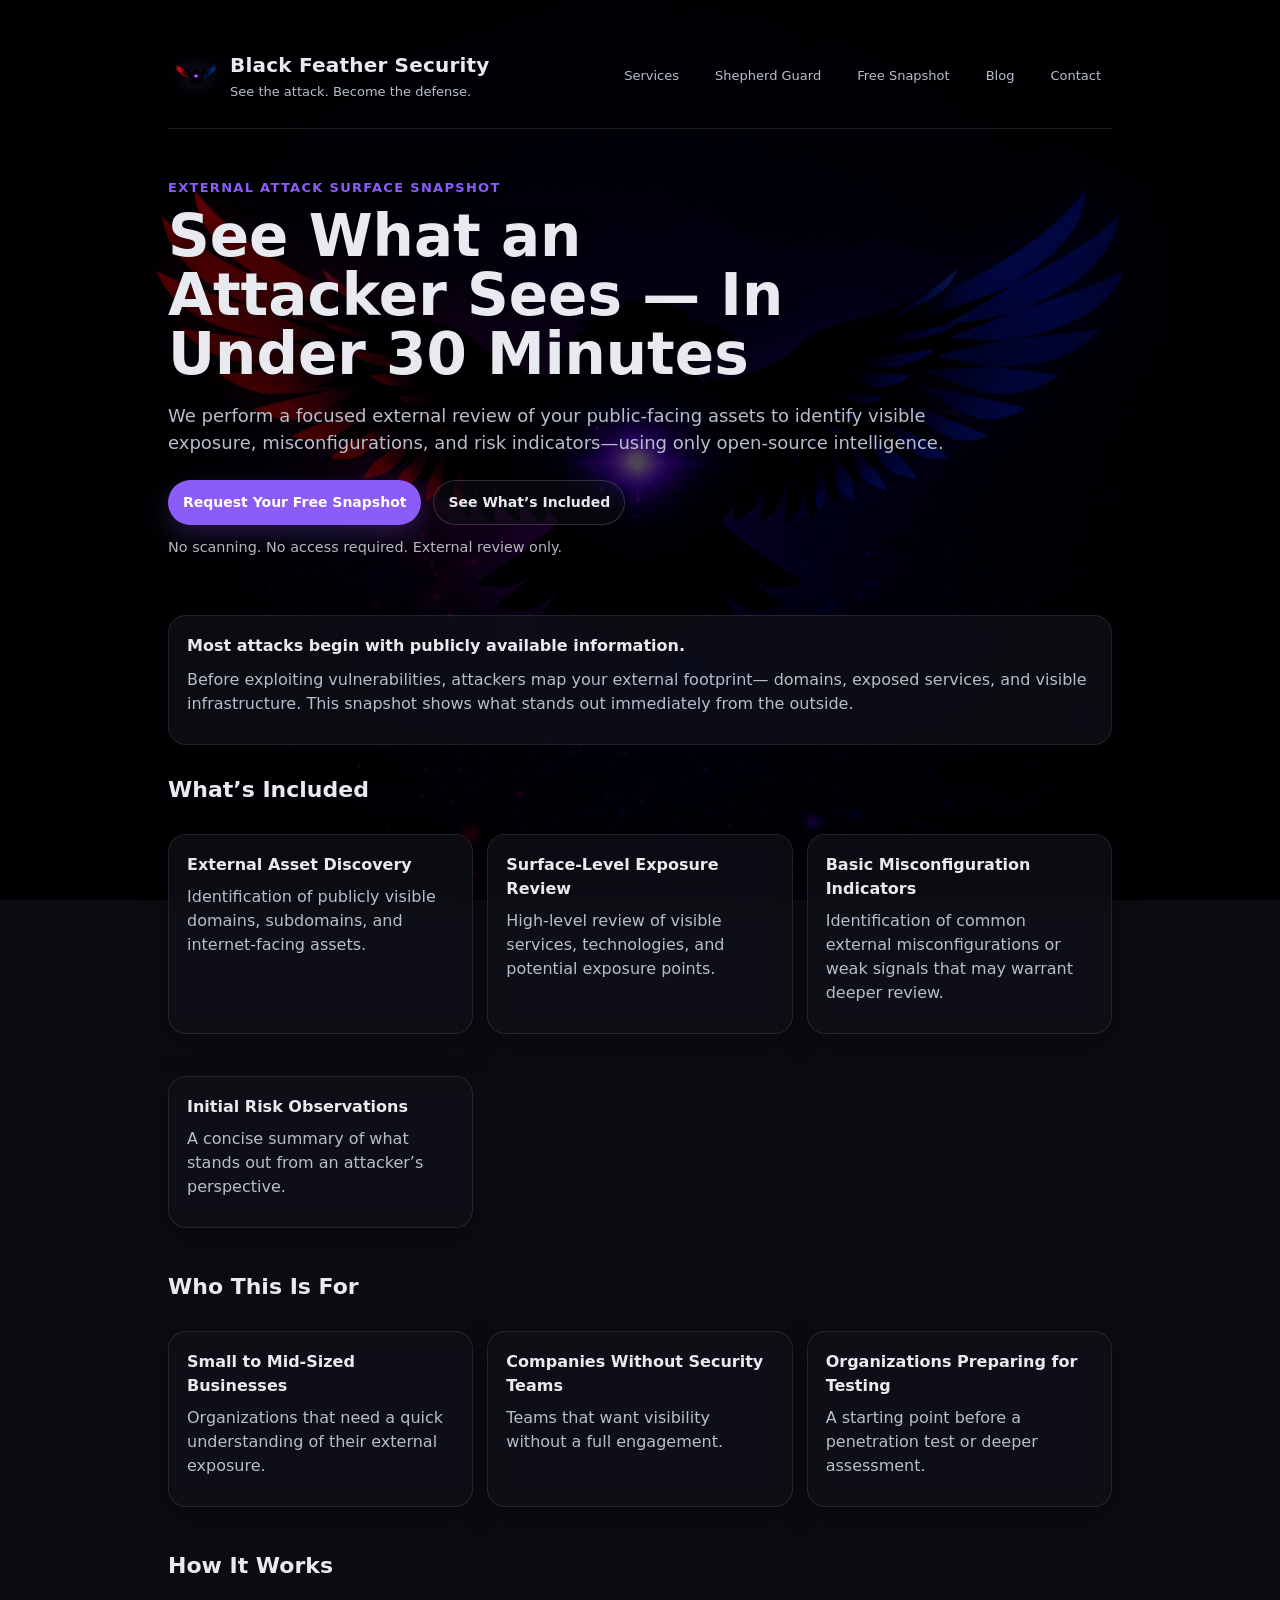
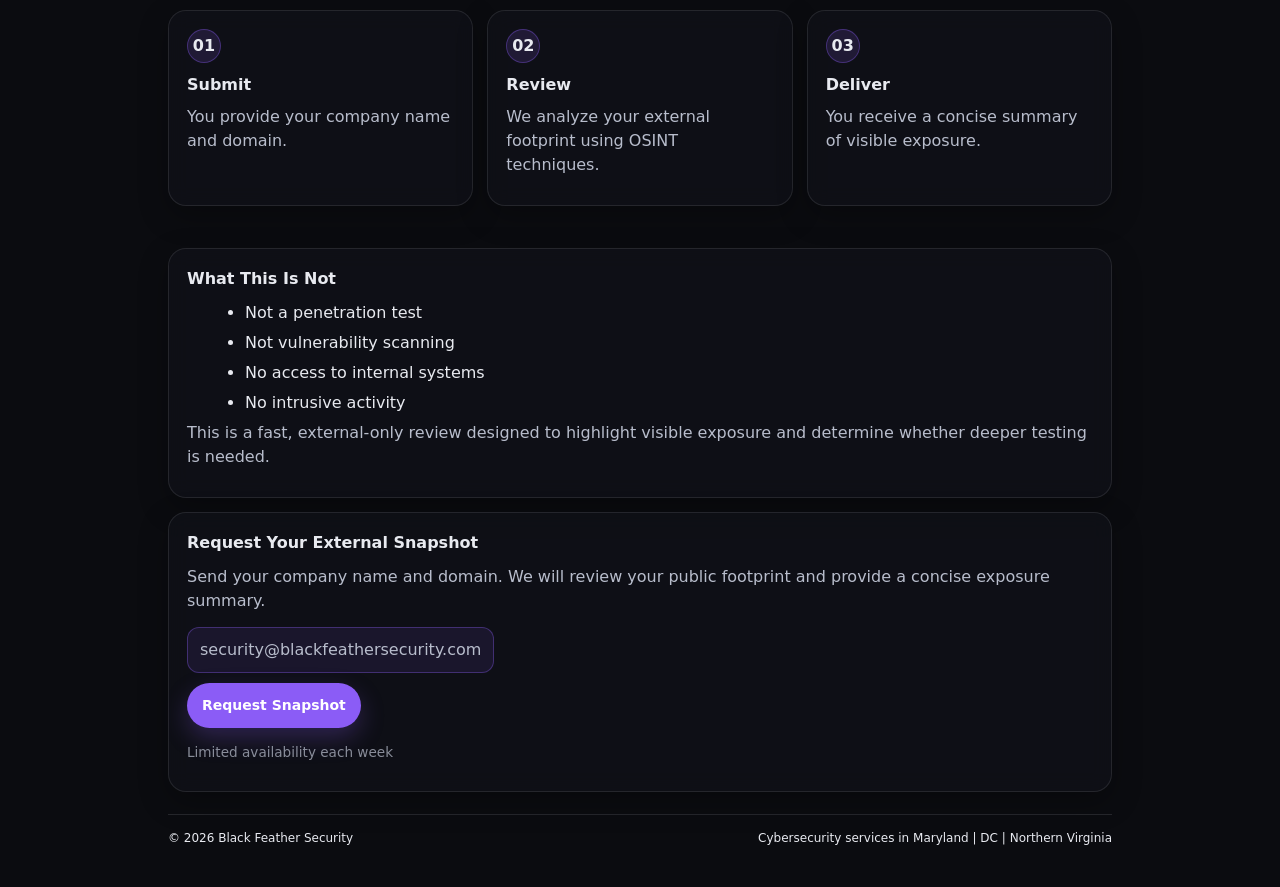
<file: snapshot.html>
<!doctype html>
<html lang="en">
<head>
  <meta charset="utf-8" />
  <meta name="viewport" content="width=device-width, initial-scale=1" />

  <meta
    name="description"
    content="Request a free external attack surface snapshot from Black Feather Security. Identify visible external exposure using OSINT-only methods with no scanning and no system access required."
  />

  <title>External Attack Surface Snapshot | Black Feather Security</title>

  <link rel="stylesheet" href="assets/styles.css" />
</head>

<body>
  <div class="wrap">

    <header class="header">
      <a href="index.html" class="brand">
        <img src="assets/images/raven-logo.png" alt="Black Feather Security raven logo" class="logo" />
        <div class="brand-text">
          <div class="name">Black Feather Security</div>
          <div class="tag">See the attack. Become the defense.</div>
        </div>
      </a>

      <nav class="nav" aria-label="Primary navigation">
        <a href="#services">Services</a>
        <a href="pending.html">Shepherd Guard</a>
        <a href="snapshot.html">Free Snapshot</a>
        <a href="blog.html">Blog</a>
        <a href="#contact">Contact</a>
      </nav>
    </header>

    <main>

      <section class="hero">
        <p class="eyebrow">External Attack Surface Snapshot</p>

        <h1>
          See What an Attacker Sees — In Under 30 Minutes
        </h1>

        <p class="sub">
          We perform a focused external review of your public-facing assets to identify
          visible exposure, misconfigurations, and risk indicators—using only open-source intelligence.
        </p>

        <div class="hero-actions">
          <a class="button primary" href="#request">
            Request Your Free Snapshot
          </a>

          <a class="button secondary" href="#what-you-get">
            See What’s Included
          </a>
        </div>

        <p style="margin-top: 12px; font-size: 0.9rem; opacity: 0.78;">
          No scanning. No access required. External review only.
        </p>
      </section>

      <section class="card statement">
        <h2>Most attacks begin with publicly available information.</h2>
        <p>
          Before exploiting vulnerabilities, attackers map your external footprint—
          domains, exposed services, and visible infrastructure. This snapshot shows
          what stands out immediately from the outside.
        </p>
      </section>

      <section id="what-you-get" class="section">
        <h2>What’s Included</h2>

        <div class="grid">

          <article class="card">
            <h3>External Asset Discovery</h3>
            <p>
              Identification of publicly visible domains, subdomains, and internet-facing assets.
            </p>
          </article>

          <article class="card">
            <h3>Surface-Level Exposure Review</h3>
            <p>
              High-level review of visible services, technologies, and potential exposure points.
            </p>
          </article>

          <article class="card">
            <h3>Basic Misconfiguration Indicators</h3>
            <p>
              Identification of common external misconfigurations or weak signals that may warrant deeper review.
            </p>
          </article>

          <article class="card">
            <h3>Initial Risk Observations</h3>
            <p>
              A concise summary of what stands out from an attacker’s perspective.
            </p>
          </article>

        </div>
      </section>

      <section class="section">
        <h2>Who This Is For</h2>

        <div class="grid">

          <article class="card">
            <h3>Small to Mid-Sized Businesses</h3>
            <p>
              Organizations that need a quick understanding of their external exposure.
            </p>
          </article>

          <article class="card">
            <h3>Companies Without Security Teams</h3>
            <p>
              Teams that want visibility without a full engagement.
            </p>
          </article>

          <article class="card">
            <h3>Organizations Preparing for Testing</h3>
            <p>
              A starting point before a penetration test or deeper assessment.
            </p>
          </article>

        </div>
      </section>

      <section class="section">
        <h2>How It Works</h2>

        <div class="steps">

          <article class="card step">
            <span>01</span>
            <h3>Submit</h3>
            <p>You provide your company name and domain.</p>
          </article>

          <article class="card step">
            <span>02</span>
            <h3>Review</h3>
            <p>We analyze your external footprint using OSINT techniques.</p>
          </article>

          <article class="card step">
            <span>03</span>
            <h3>Deliver</h3>
            <p>You receive a concise summary of visible exposure.</p>
          </article>

        </div>
      </section>

      <section class="card why">
        <h2>What This Is Not</h2>

        <ul>
          <li>Not a penetration test</li>
          <li>Not vulnerability scanning</li>
          <li>No access to internal systems</li>
          <li>No intrusive activity</li>
        </ul>

        <p>
          This is a fast, external-only review designed to highlight visible exposure
          and determine whether deeper testing is needed.
        </p>
      </section>

      <section id="request" class="card contact">
        <h2>Request Your External Snapshot</h2>

        <p>
          Send your company name and domain. We will review your public footprint
          and provide a concise exposure summary.
        </p>

        <p class="email">
          <a href="mailto:security@blackfeathersecurity.com?subject=External%20Security%20Snapshot%20Request&body=Company%20Name:%0AWebsite/Domain:%0AName:%0A">
            security@blackfeathersecurity.com
          </a>
        </p>

        <a class="button primary" href="mailto:security@blackfeathersecurity.com?subject=External%20Security%20Snapshot%20Request&body=Company%20Name:%0AWebsite/Domain:%0AName:%0A">
          Request Snapshot
        </a>

        <p style="margin-top: 14px; font-size: 0.85rem; opacity: 0.72;">
          Limited availability each week
        </p>
      </section>

    </main>

    <footer class="footer">
      <div>© <span id="year"></span> Black Feather Security</div>
      <div class="legal">Cybersecurity services in Maryland | DC | Northern Virginia</div>
    </footer>

  </div>

  <script>
    document.getElementById("year").textContent = new Date().getFullYear();
  </script>
</body>
</html>
</file>
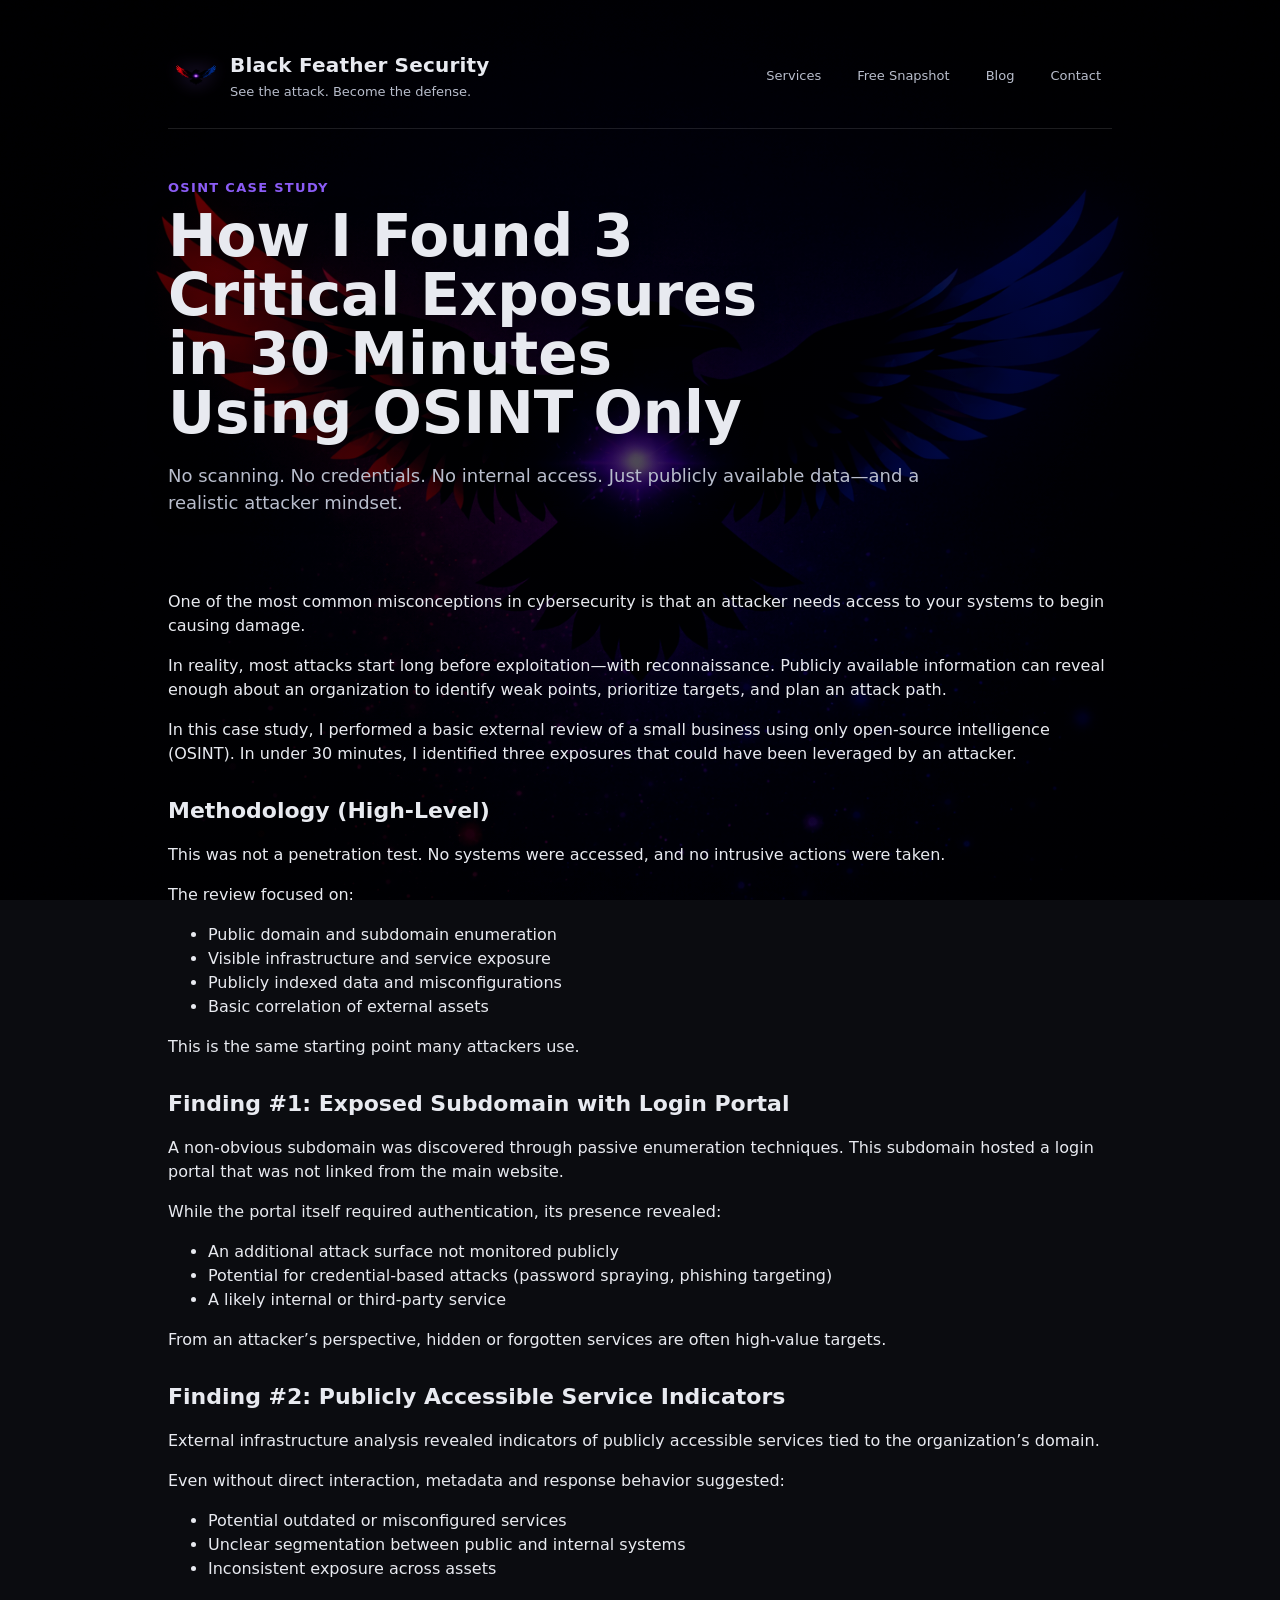
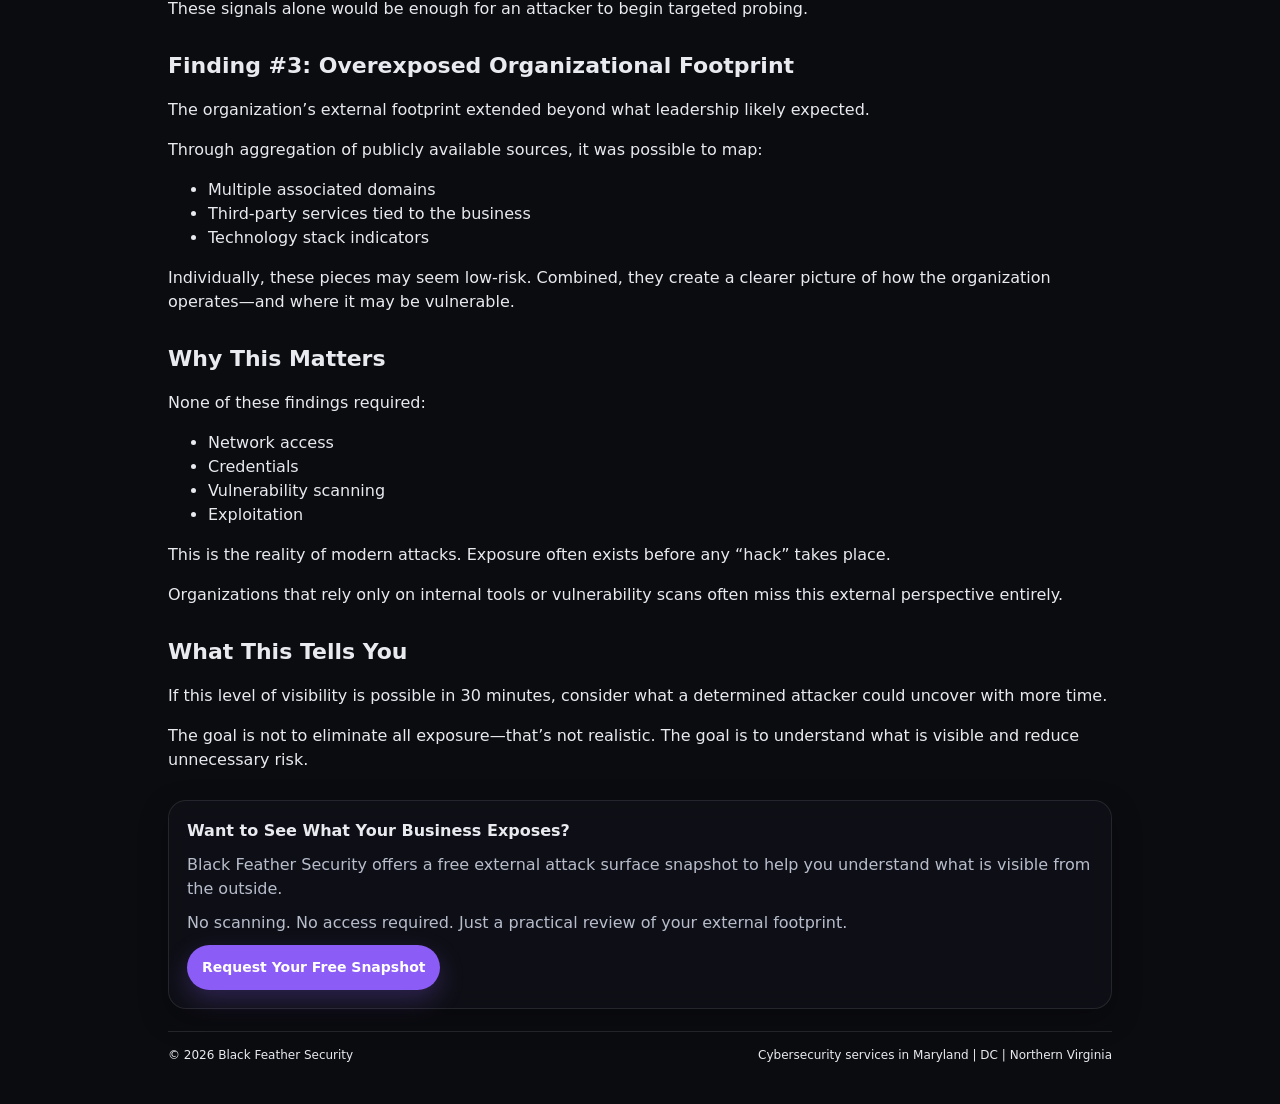
<file: posts/osint-critical-exposures.html>
<!doctype html>
<html lang="en">
<head>
  <meta charset="utf-8" />
  <meta name="viewport" content="width=device-width, initial-scale=1" />

  <meta
    name="description"
    content="A real-world example of how 3 critical security exposures were identified in under 30 minutes using OSINT only. Learn what attackers see first."
  />

  <title>How I Found 3 Critical Exposures in 30 Minutes Using OSINT Only | Black Feather Security</title>

  <link rel="stylesheet" href="../assets/styles.css" />
</head>

<body>
  <div class="wrap">

    <header class="header">
      <a href="../index.html" class="brand">
        <img src="../assets/images/raven-logo.png" alt="Black Feather Security" class="logo" />
        <div class="brand-text">
          <div class="name">Black Feather Security</div>
          <div class="tag">See the attack. Become the defense.</div>
        </div>
      </a>

      <nav class="nav">
        <a href="../index.html#services">Services</a>
        <a href="../snapshot.html">Free Snapshot</a>
        <a href="../blog.html">Blog</a>
        <a href="../index.html#contact">Contact</a>
      </nav>
    </header>

    <main>

      <section class="hero">
        <p class="eyebrow">OSINT Case Study</p>

        <h1>
          How I Found 3 Critical Exposures in 30 Minutes Using OSINT Only
        </h1>

        <p class="sub">
          No scanning. No credentials. No internal access. Just publicly available data—and a realistic attacker mindset.
        </p>
      </section>

      <section class="section">
        <p>
          One of the most common misconceptions in cybersecurity is that an attacker needs access to your systems to begin causing damage.
        </p>

        <p>
          In reality, most attacks start long before exploitation—with reconnaissance. Publicly available information can reveal enough about an organization to identify weak points, prioritize targets, and plan an attack path.
        </p>

        <p>
          In this case study, I performed a basic external review of a small business using only open-source intelligence (OSINT). In under 30 minutes, I identified three exposures that could have been leveraged by an attacker.
        </p>
      </section>

      <section class="section">
        <h2>Methodology (High-Level)</h2>

        <p>
          This was not a penetration test. No systems were accessed, and no intrusive actions were taken.
        </p>

        <p>
          The review focused on:
        </p>

        <ul>
          <li>Public domain and subdomain enumeration</li>
          <li>Visible infrastructure and service exposure</li>
          <li>Publicly indexed data and misconfigurations</li>
          <li>Basic correlation of external assets</li>
        </ul>

        <p>
          This is the same starting point many attackers use.
        </p>
      </section>

      <section class="section">
        <h2>Finding #1: Exposed Subdomain with Login Portal</h2>

        <p>
          A non-obvious subdomain was discovered through passive enumeration techniques. This subdomain hosted a login portal that was not linked from the main website.
        </p>

        <p>
          While the portal itself required authentication, its presence revealed:
        </p>

        <ul>
          <li>An additional attack surface not monitored publicly</li>
          <li>Potential for credential-based attacks (password spraying, phishing targeting)</li>
          <li>A likely internal or third-party service</li>
        </ul>

        <p>
          From an attacker’s perspective, hidden or forgotten services are often high-value targets.
        </p>
      </section>

      <section class="section">
        <h2>Finding #2: Publicly Accessible Service Indicators</h2>

        <p>
          External infrastructure analysis revealed indicators of publicly accessible services tied to the organization’s domain.
        </p>

        <p>
          Even without direct interaction, metadata and response behavior suggested:
        </p>

        <ul>
          <li>Potential outdated or misconfigured services</li>
          <li>Unclear segmentation between public and internal systems</li>
          <li>Inconsistent exposure across assets</li>
        </ul>

        <p>
          These signals alone would be enough for an attacker to begin targeted probing.
        </p>
      </section>

      <section class="section">
        <h2>Finding #3: Overexposed Organizational Footprint</h2>

        <p>
          The organization’s external footprint extended beyond what leadership likely expected.
        </p>

        <p>
          Through aggregation of publicly available sources, it was possible to map:
        </p>

        <ul>
          <li>Multiple associated domains</li>
          <li>Third-party services tied to the business</li>
          <li>Technology stack indicators</li>
        </ul>

        <p>
          Individually, these pieces may seem low-risk. Combined, they create a clearer picture of how the organization operates—and where it may be vulnerable.
        </p>
      </section>

      <section class="section">
        <h2>Why This Matters</h2>

        <p>
          None of these findings required:
        </p>

        <ul>
          <li>Network access</li>
          <li>Credentials</li>
          <li>Vulnerability scanning</li>
          <li>Exploitation</li>
        </ul>

        <p>
          This is the reality of modern attacks. Exposure often exists before any “hack” takes place.
        </p>

        <p>
          Organizations that rely only on internal tools or vulnerability scans often miss this external perspective entirely.
        </p>
      </section>

      <section class="section">
        <h2>What This Tells You</h2>

        <p>
          If this level of visibility is possible in 30 minutes, consider what a determined attacker could uncover with more time.
        </p>

        <p>
          The goal is not to eliminate all exposure—that’s not realistic. The goal is to understand what is visible and reduce unnecessary risk.
        </p>
      </section>

      <section class="card contact">
        <h2>Want to See What Your Business Exposes?</h2>

        <p>
          Black Feather Security offers a free external attack surface snapshot to help you understand what is visible from the outside.
        </p>

        <p>
          No scanning. No access required. Just a practical review of your external footprint.
        </p>

        <a class="button primary" href="../snapshot.html">
          Request Your Free Snapshot
        </a>
      </section>

    </main>

    <footer class="footer">
      <div>© <span id="year"></span> Black Feather Security</div>
      <div class="legal">Cybersecurity services in Maryland | DC | Northern Virginia</div>
    </footer>

  </div>

  <script>
    document.getElementById("year").textContent = new Date().getFullYear();
  </script>
</body>
</html>
</file>
<file: assets/styles.css>
:root{
  --bg: #0b0c10;
  --panel: #11131a;
  --text: #e8eaf0;
  --muted: #b8bdcc;
  --line: rgba(232,234,240,0.12);
  --accent: #8b5cf6;
  --max: 980px;
  --radius: 16px;
}

*{ box-sizing:border-box; }

html{
  min-height: 100%;
  background: var(--bg);
}

body{
  min-height: 100%;
  margin: 0;
  font-family: ui-sans-serif, system-ui, -apple-system, Segoe UI, Roboto, Helvetica, Arial;
  color: var(--text);
  line-height: 1.5;
  background: transparent;
  position: relative;
  overflow-x: hidden;
}

/* Stable mobile-safe background */
body::before{
  content:"";
  position: fixed;
  inset: 0;
  z-index: -2;
  pointer-events: none;

  background:
    linear-gradient(
      rgba(8, 8, 12, 0.62),
      rgba(8, 8, 12, 0.78)
    ),
    url("images/raven-bg.png");

  background-size: cover;
  background-position: center top;
  background-repeat: no-repeat;
}

/* Visual enhancement layer */
body::after{
  content:"";
  position: fixed;
  inset: 0;
  z-index: -1;
  pointer-events: none;
  backdrop-filter: saturate(1.25) contrast(1.08) brightness(1.05);
}

a{
  color: inherit;
  text-decoration: none;
}

a:hover{
  text-decoration: underline;
  text-decoration-color: rgba(139,92,246,0.7);
}

.wrap{
  max-width: var(--max);
  margin: 0 auto;
  padding: 28px 18px 40px;
  background: transparent;
}

/* HEADER */

.header{
  display: flex;
  flex-direction: column;
  align-items: center;
  gap: 16px;
  padding: 22px 0 26px;
  border-bottom: 1px solid var(--line);
}

.brand{
  display: flex;
  flex-direction: column;
  align-items: center;
  gap: 6px;
}

.brand-text{
  text-align: center;
}

.logo{
  width: 56px;
  height: auto;
  opacity: 0.95;
  filter: drop-shadow(0 0 10px rgba(140, 92, 246, 0.35));
}

.name{
  font-weight: 700;
  letter-spacing: 0.2px;
  font-size: 20px;
}

.tag{
  color: var(--muted);
  font-size: 13px;
  margin-top: 2px;
}

.nav{
  display: flex;
  gap: 14px;
  flex-wrap: wrap;
  justify-content: center;
}

.nav a{
  font-size: 13px;
  color: var(--muted);
  padding: 6px 10px;
  border: 1px solid transparent;
  border-radius: 999px;
}

.nav a:hover{
  color: var(--text);
  border-color: rgba(139,92,246,0.35);
  background: rgba(139,92,246,0.08);
  text-decoration: none;
}

/* HERO */

.hero{
  padding: 36px 0 28px;
  max-width: 78ch;
}

.hero .eyebrow{
  color: var(--accent);
  text-transform: uppercase;
  font-size: 13px;
  font-weight: 800;
  letter-spacing: 0.1em;
  margin-bottom: 10px;
}

.hero h1{
  font-size: clamp(34px, 6vw, 58px);
  line-height: 1.02;
  margin: 0 0 18px;
  max-width: 16ch;
  text-shadow: 0 8px 22px rgba(0,0,0,0.55);
}

.hero .sub{
  font-size: 18px;
  max-width: 68ch;
  color: var(--muted);
  text-shadow: 0 8px 22px rgba(0,0,0,0.45);
}

.hero-actions{
  display: flex;
  gap: 12px;
  flex-wrap: wrap;
  margin-top: 24px;
}

/* BUTTONS */

.button{
  display: inline-block;
  padding: 11px 14px;
  border-radius: 999px;
  font-weight: 800;
  font-size: 14px;
  text-decoration: none;
  border: 1px solid transparent;
}

.button:hover{
  text-decoration: none;
}

.primary{
  background: var(--accent);
  color: white;
  box-shadow: 0 10px 24px rgba(139,92,246,0.25);
}

.primary:hover{
  background: #9f7aea;
}

.secondary{
  color: var(--text);
  border-color: rgba(232,234,240,0.18);
  background: rgba(17,19,26,0.38);
}

.secondary:hover{
  border-color: rgba(139,92,246,0.45);
  background: rgba(139,92,246,0.10);
}

/* CARDS */

.card{
  background: rgba(17, 19, 26, 0.68);
  border: 1px solid rgba(232,234,240,0.10);
  border-radius: 18px;
  padding: 18px;
  margin: 14px 0;
  backdrop-filter: blur(10px) saturate(1.10);
  box-shadow: 0 10px 30px rgba(0,0,0,0.28);
}

.card h2{
  margin: 0 0 10px;
  font-size: 16px;
}

.card h3{
  margin: 0 0 8px;
  font-size: 16px;
}

.card p{
  margin: 0 0 10px;
  color: var(--muted);
}

.card ul{
  margin: 10px 0 0 18px;
}

.card li{
  margin: 6px 0;
}

/* SECTIONS + GRID */

.section{
  margin: 28px 0;
  background: transparent;
}

.section h2{
  font-size: 22px;
  margin-bottom: 14px;
}

.section-intro{
  color: var(--muted);
  margin-bottom: 16px;
}

.grid,
.pricing-grid,
.steps{
  display: grid;
  gap: 14px;
}

.grid{
  grid-template-columns: repeat(auto-fit, minmax(260px, 1fr));
}

.pricing-grid{
  grid-template-columns: repeat(auto-fit, minmax(220px, 1fr));
}

.steps{
  grid-template-columns: repeat(auto-fit, minmax(200px, 1fr));
}

/* PRICING */

.price{
  font-size: 22px;
  font-weight: 900;
  margin: 6px 0 10px;
}

.featured{
  border-color: rgba(139,92,246,0.65);
  box-shadow: 0 14px 34px rgba(139,92,246,0.15);
}

.badge{
  padding: 5px 8px;
  border-radius: 999px;
  background: rgba(139,92,246,0.16);
  border: 1px solid rgba(139,92,246,0.35);
  font-size: 11px;
  font-weight: 900;
  text-transform: uppercase;
}

.recommended{
  margin-top: 16px;
}

/* STEPS */

.step span{
  display: inline-flex;
  width: 34px;
  height: 34px;
  align-items: center;
  justify-content: center;
  border-radius: 999px;
  background: rgba(139,92,246,0.14);
  border: 1px solid rgba(139,92,246,0.35);
  font-weight: 900;
  margin-bottom: 10px;
}

/* CONTACT */

.contact .email a{
  display:inline-block;
  margin-top: 4px;
  padding: 10px 12px;
  border-radius: 12px;
  border: 1px solid rgba(139,92,246,0.35);
  background: rgba(139,92,246,0.10);
  text-decoration: none;
}

.contact .email a:hover{
  background: rgba(139,92,246,0.16);
}

/* FOOTER */

.footer{
  margin-top: 22px;
  padding-top: 14px;
  border-top: 1px solid var(--line);
  display:flex;
  justify-content:space-between;
  flex-wrap: wrap;
  gap: 10px;
  font-size: 12px;
}

.legal{
  max-width: 70ch;
}

/* RESPONSIVE */

@media (min-width: 760px){
  .header{
    flex-direction: row;
    justify-content: space-between;
    align-items: center;
  }

  .brand{
    flex-direction: row;
    text-align: left;
  }

  .brand-text{
    text-align: left;
  }

  .nav{
    justify-content: flex-end;
  }
}

@media (max-width: 640px){
  .wrap{
    padding: 22px 16px 34px;
  }

  .hero{
    padding: 30px 0 24px;
  }

  .hero h1{
    max-width: 100%;
    font-size: 36px;
  }

  .hero .sub{
    font-size: 16px;
  }

  .hero-actions{
    flex-direction: column;
  }

  .button{
    width: 100%;
    text-align: center;
    padding: 13px 16px;
  }

  .card{
    background: rgba(17, 19, 26, 0.76);
  }
}

@media (max-width: 800px){
  .wrap,
  main,
  section,
  .section{
    background: transparent !important;
  }

  body::before{
    background-position: center top;
    background-size: cover;
  }
}
</file>
